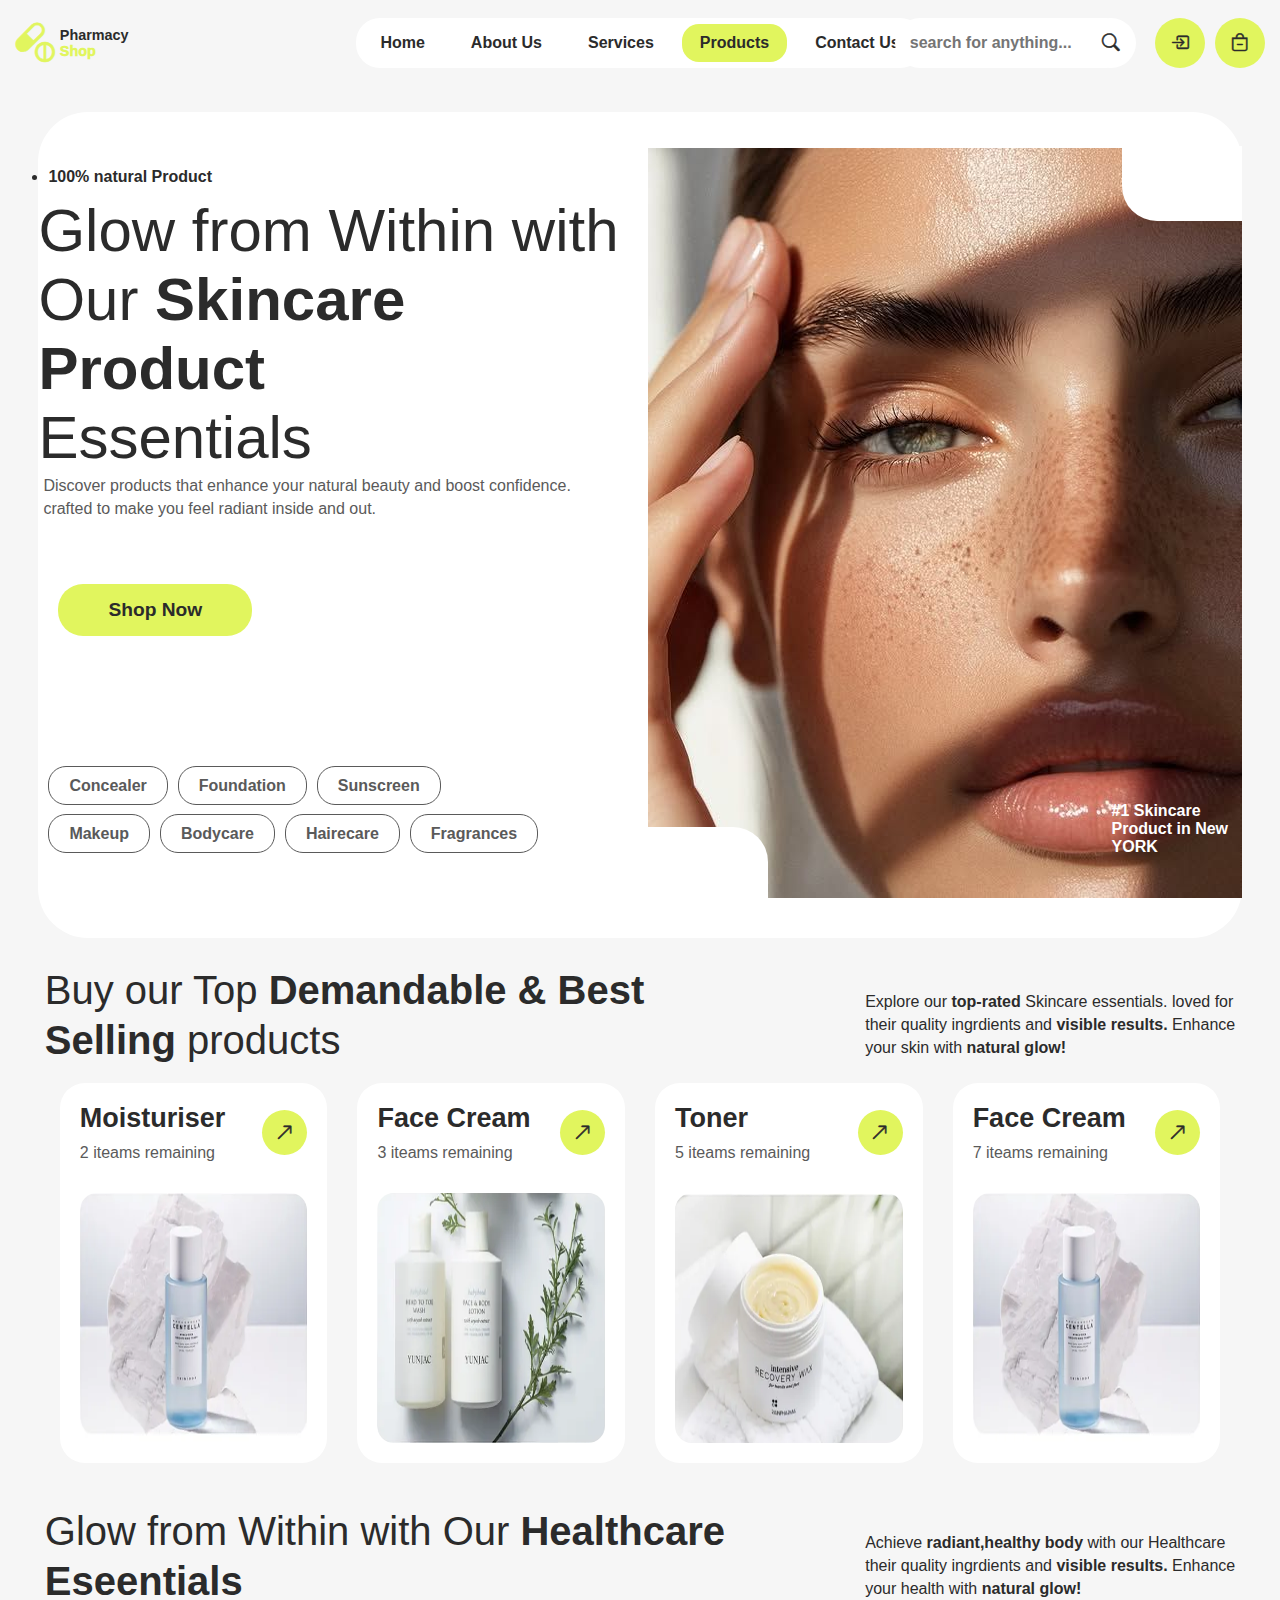
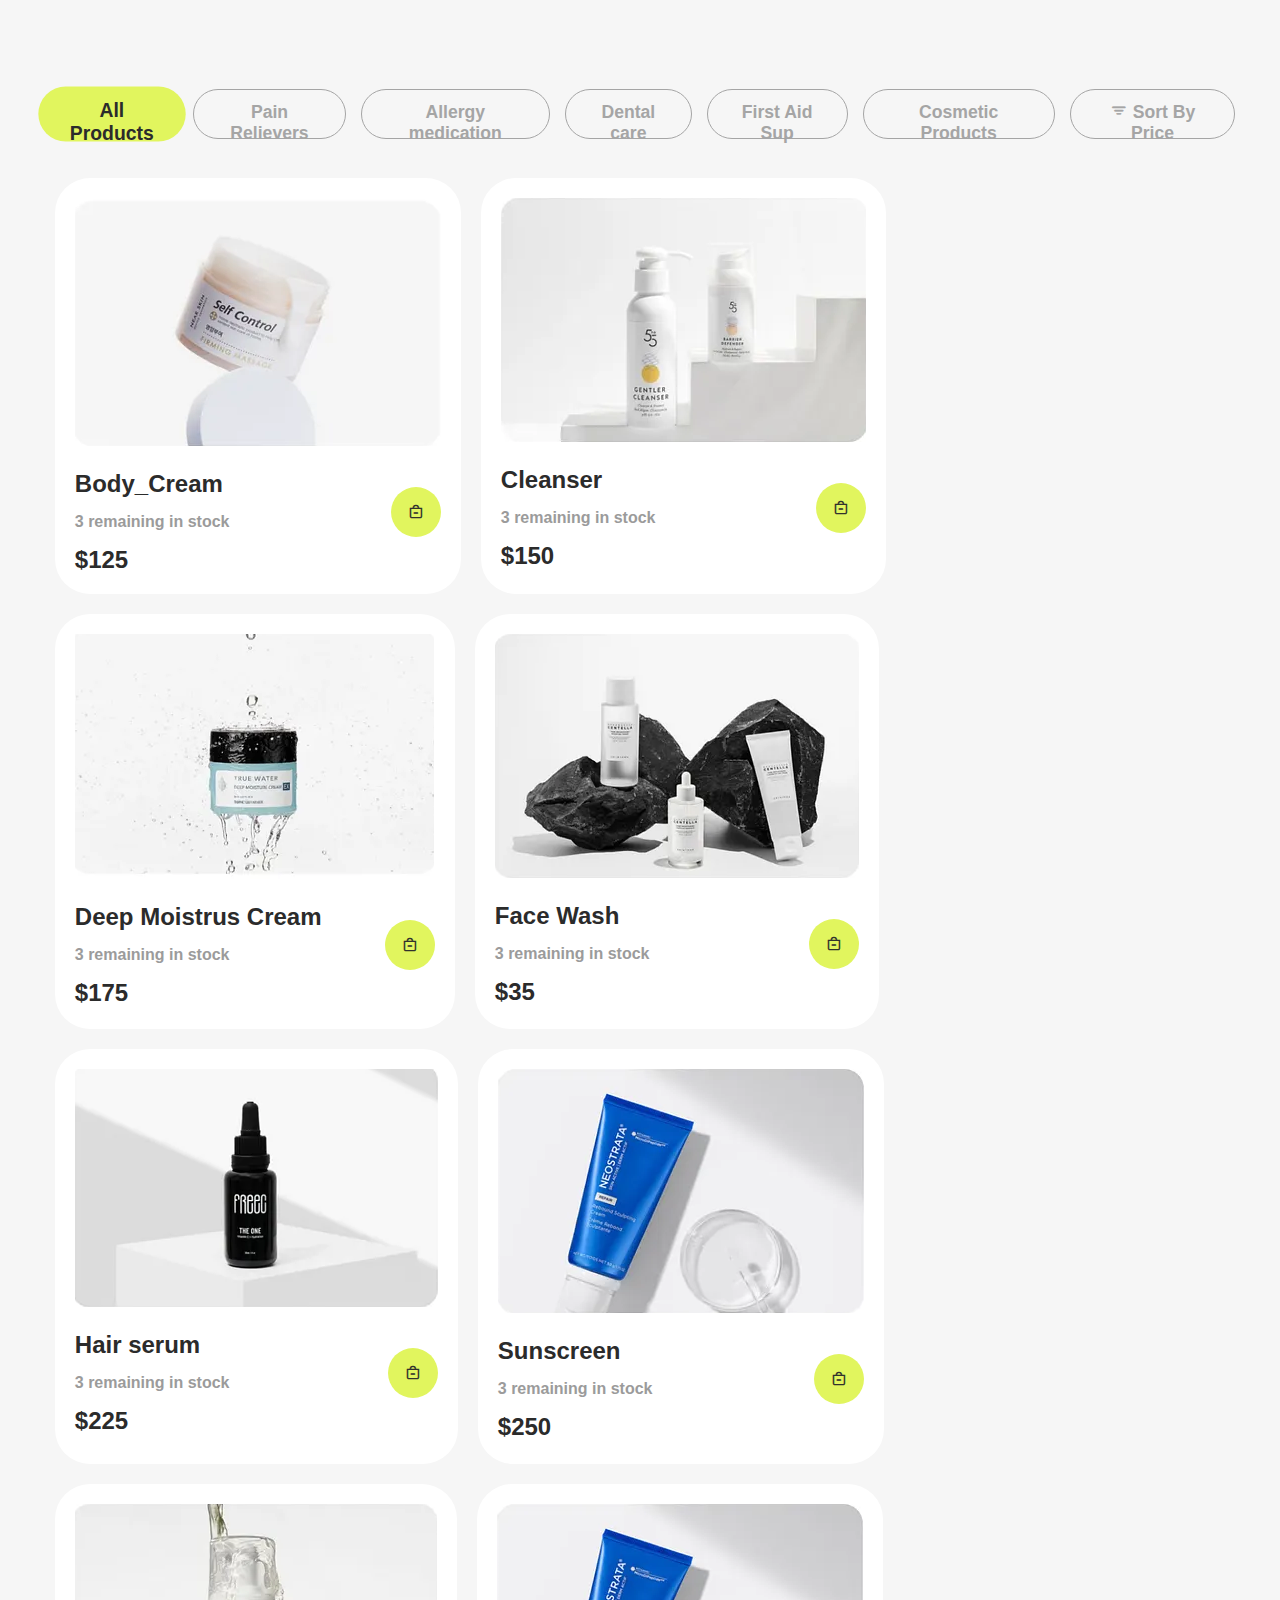
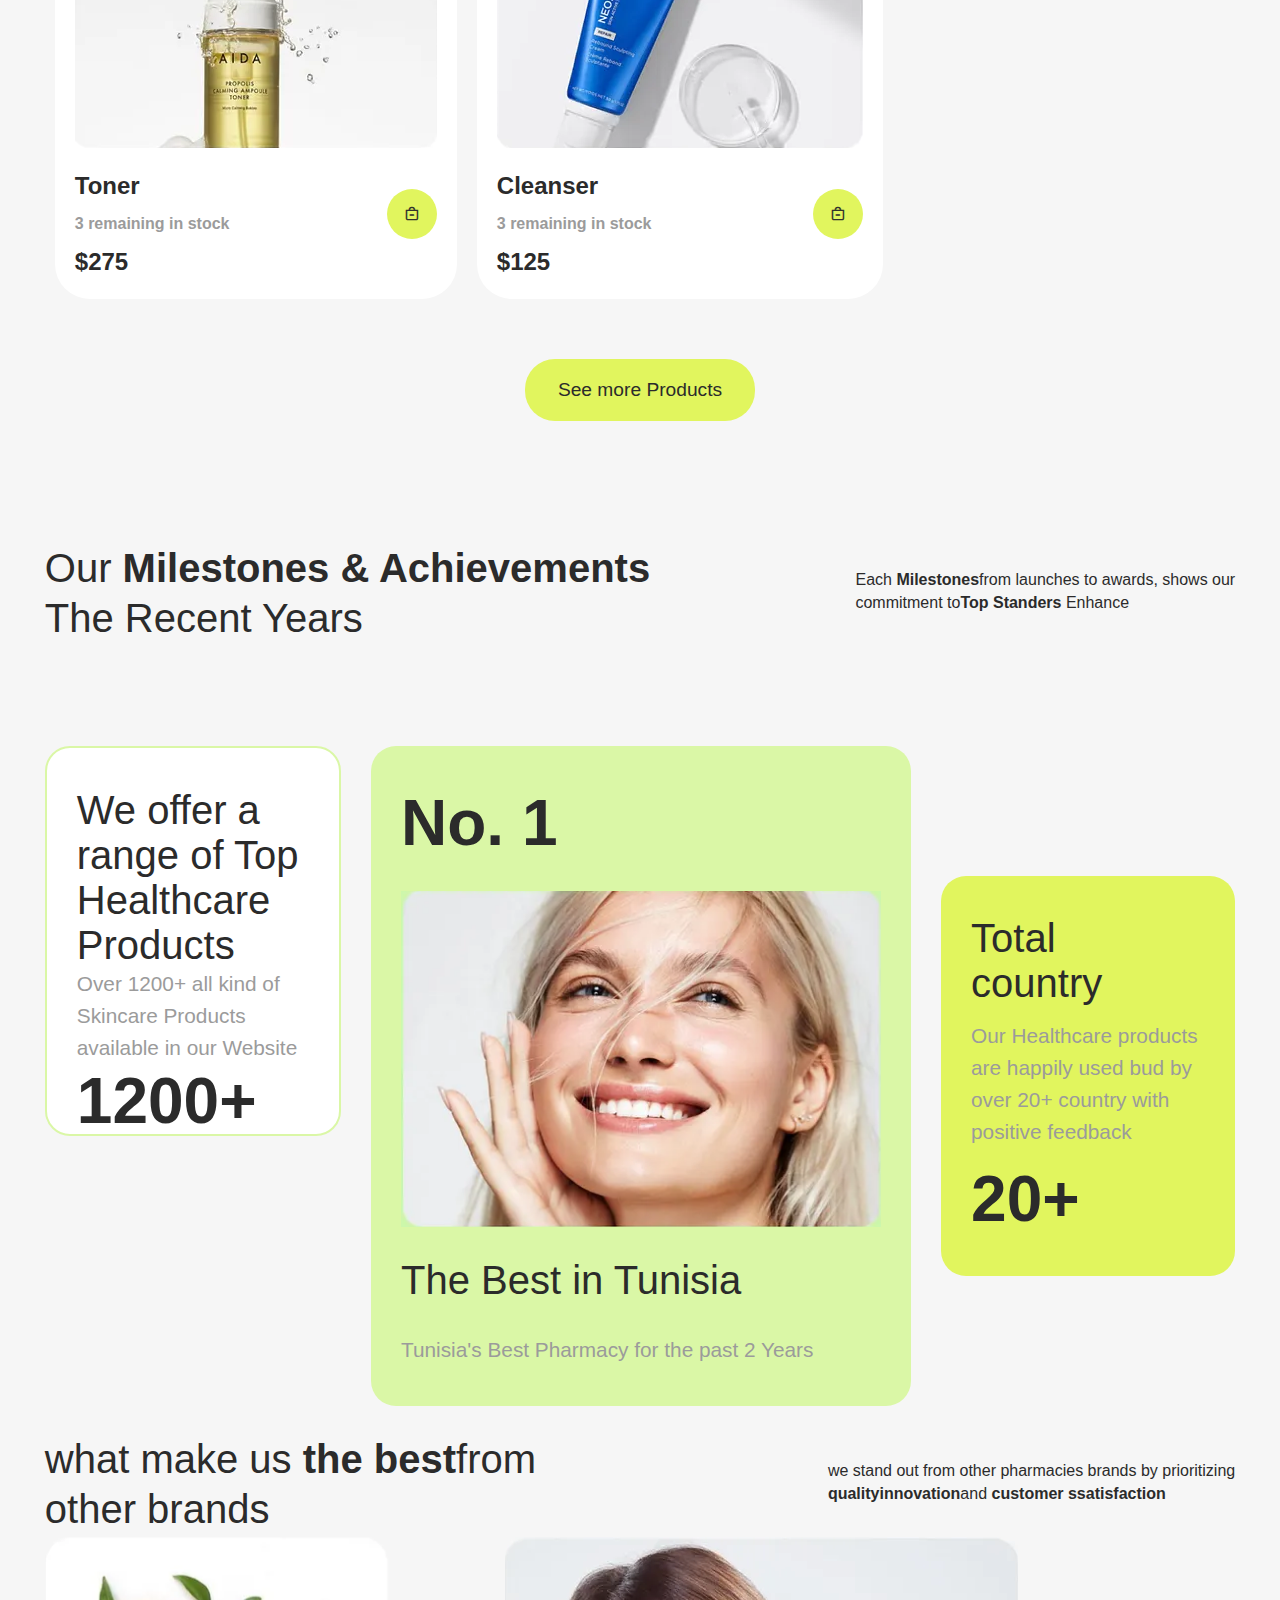
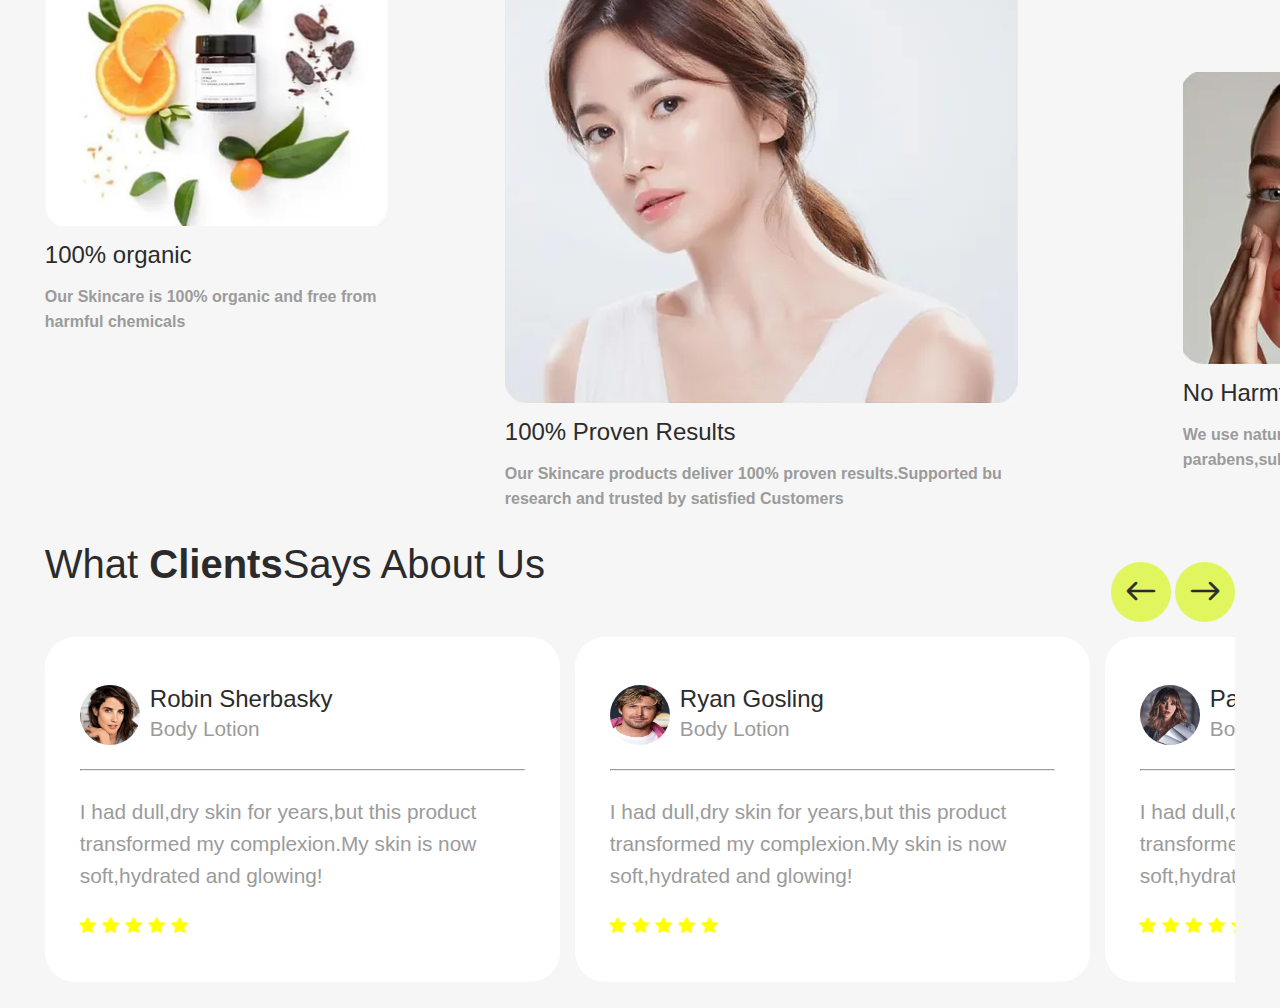
<file: Products/index.html>
<!DOCTYPE html>
<html lang="en">
<head>
  <meta charset="UTF-8">
  <meta name="viewport" content="width=device-width, initial-scale=1.0">
  <title>Products</title>
  <link rel="stylesheet" href="./index.css">
  <link rel="stylesheet" href="https://cdn.jsdelivr.net/npm/bootstrap-icons@1.11.3/font/bootstrap-icons.min.css">

</head>
<body>
    <header>
      <nav>
        <div class="logo">
          <i class="bi bi-capsule-pill"></i>
          <div class="description">
            <p>Pharmacy</p>
            <p class="decoration">Shop</p> </div>
        </div>
        <div class="links-wrapper">
          <div class="links">
            <ul>
            <li><a href="../Home/index.html">Home</a></li>
              <li><a href="#">About Us</a></li>
              <li><a href="#">Services</a></li>
              <li class="actual"><a href="../Products/index.html">Products</a></li>
              <li><a href="../Contact_us/form_recrutement.html">Contact Us</a></li>
            </ul>
          </div>
        </div>
        <div class="search">
          <div class="search-cotainner search-bar">
            <form>
              <input type="text" placeholder="search for anything...">
              <button type="submit" class="submit"><i class="bi bi-search"></i></button>
            </form>
              <button class="login icon"><a href="../login/login.html"><i class="bi bi-box-arrow-in-right"></i></a></button>
              <button class="login icon"><a href="#"><i class="bi bi-bag-dash"></i></a></button>
          </div>
        </div>

      </nav>
    </header>
    <main>

      <section class="pub">      

        <div class="no-margin">        
          <ul class="deco"><li>100% natural Product</li></ul>
          <h1>Glow from Within with</h1>
          <h1>Our <span>Skincare Product</span></h1>
          <h1>Essentials</h1>
          <p>Discover products that enhance your natural beauty and boost confidence.</p>
          <p>crafted to make you feel radiant inside and out.</p>
          <a href="#"><button>Shop Now</button></a>
          <ul>
            <li><a href="#">Concealer</a></li>
            <li><a href="#">Foundation</a></li>
            <li><a href="#">Sunscreen</a></li>
          </ul>
          <ul>
            <li><a href="#">Makeup</a></li>
            <li><a href="#">Bodycare</a></li>
            <li><a href="#">Hairecare</a></li>
            <li class="actual"><a href="#">Fragrances</a></li>
          </ul>
        </div>
        <div class="right">         
          <div class="right-corner"></div>
          <img src="products/Skin-care-2.jpg" alt="Skincare">
          <div class="left-corner"></div>
          <p>#1 Skincare Product in New YORK</p>
        </div>
      </section>
      <section class="top-selling">
        <div class="title">
          <div class="title-left">
             <p>Buy our Top <span>Demandable & Best</span></p>
             <p><span>Selling</span> products</p>
          </div>
          <div class="title-right">
            <p>Explore our <span>top-rated</span> Skincare essentials. loved for</p>
            <p>their quality ingrdients and <span>visible results.</span> Enhance</p>
            <p>your skin with <span>natural glow!</span></p>
          </div>
        </div>
        <div class="line-of-products"></div>
      </section>
      <section class="category">
        <div class="title">
          <div class="title-left">
             <p>Glow from Within with Our <span>Healthcare</span></p>
             <p><span>Eseentials</span></p>
  </div>
          <div class="title-right">
            <p>Achieve <span>radiant,healthy body</span> with our Healthcare</p>
            <p>their quality ingrdients and <span>visible results.</span> Enhance</p>
            <p>your health with <span>natural glow!</span></p>
          </div>
        </div>
        <ul class="categories">
          <li><button class="active" id="all-products">All Products</button></li>
          <li><button id="pain-relievers">Pain Relievers</button></li>
          <li><button id="allergy-medication">Allergy medication</button></li>
          <li><button id="dental-care">Dental care</button></li>
          <li><button id="first-aid-sup">First Aid Sup</button></li>
          <li><button id="cosmetic-products">Cosmetic Products</button></li>
          <li><button><i class="bi bi-filter"></i>Sort By Price</button></li>
        </ul>
        <div class="products_containner"></div>
        <button class="more">See more Products</button>
      </section>
      <section class="Milestones">
        <div class="title">
          <div class="title-left">
             <p>Our <span>Milestones & Achievements</span></p>
             <p>The Recent Years</p>
          </div>
          <div class="title-right">
            <p>Each <span>Milestones</span>from launches to awards, shows our</p>
            <p>commitment to<span>Top Standers</span> Enhance</p>
          </div>
        </div>
        <div class="flex-containner">
          <div class="item-1 item">
            <h3>We offer a range of Top Healthcare Products</h3>
            <p>Over 1200+ all kind of Skincare Products available in our Website</p>
            <h1>1200+</h1>

          </div>
          <div class="item-2 item">
           <h1>No. 1</h1> 
           <img src="products/smile.png" alt="smile">
            <h3>The Best in Tunisia</h3>
            <p>Tunisia's Best Pharmacy for the past 2 Years</p>
          </div>
          <div class="item-3 item">
            <h3>Total <br>country</h3>
            <p>Our Healthcare products are happily used bud by over 20+ country with positive feedback</p>
            <h1>20+</h1>
          </div>
        </div>
      </section>
      <section class="special">
        <div class="title">
          <div class="title-left">
             <p>what make us <span>the best</span>from</p>
             <p>other brands</p>
          </div>
          <div class="title-right">
            <p>we stand out from other pharmacies brands by prioritizing</p>
            <p><span>quality</span><span>innovation</span>and <span>customer ssatisfaction</span></p>
          </div>
        </div>
       <div class="flex-containner-1">
          <div class="item1 item0">
            <img src="best/organic.png" alt="organic">
            <h2>100% organic</h2>
            <p>Our Skincare is 100% organic and free from harmful chemicals</p>
          </div>
          <div class="item2 item0">
            <img src="best/result.png" alt="Results">
            <h2>100% Proven Results</h2>
            <p>Our Skincare products deliver 100% proven results.Supported bu research and trusted by satisfied Customers</p>
          </div>
          <div class="item3 item0">
            <img src="best/harmful.png" alt="Harmful">
            <h2>No Harmful Chemicals</h2>
            <p>We use natural ingedients, free from parabens,sulfates,and additives</p>
          </div>
          <div class="item4 item0">
            <img src="best/chemical.png" alt="chemical">
            <h2>Clinically Tested </h2>
            <p>Our products are clinically tested for safety</p>

          </div>
        </div>
      </section>
<section class="client">
        <div class="title">
          <div class="title-left">
             <p>What <span>Clients</span>Says About Us</p>
          </div>
          <div class="title-right">
            <button id="scrollLeft"><i class="bi bi-arrow-left"></i></button>
            <button id="scrollRight"><i class="bi bi-arrow-right"></i></button>
          </div>
        </div>
        <div class="flex-containner-i"></div>
      </section>    
    </main>
  <script src="index.js"></script>
</body>
</html>
</file>
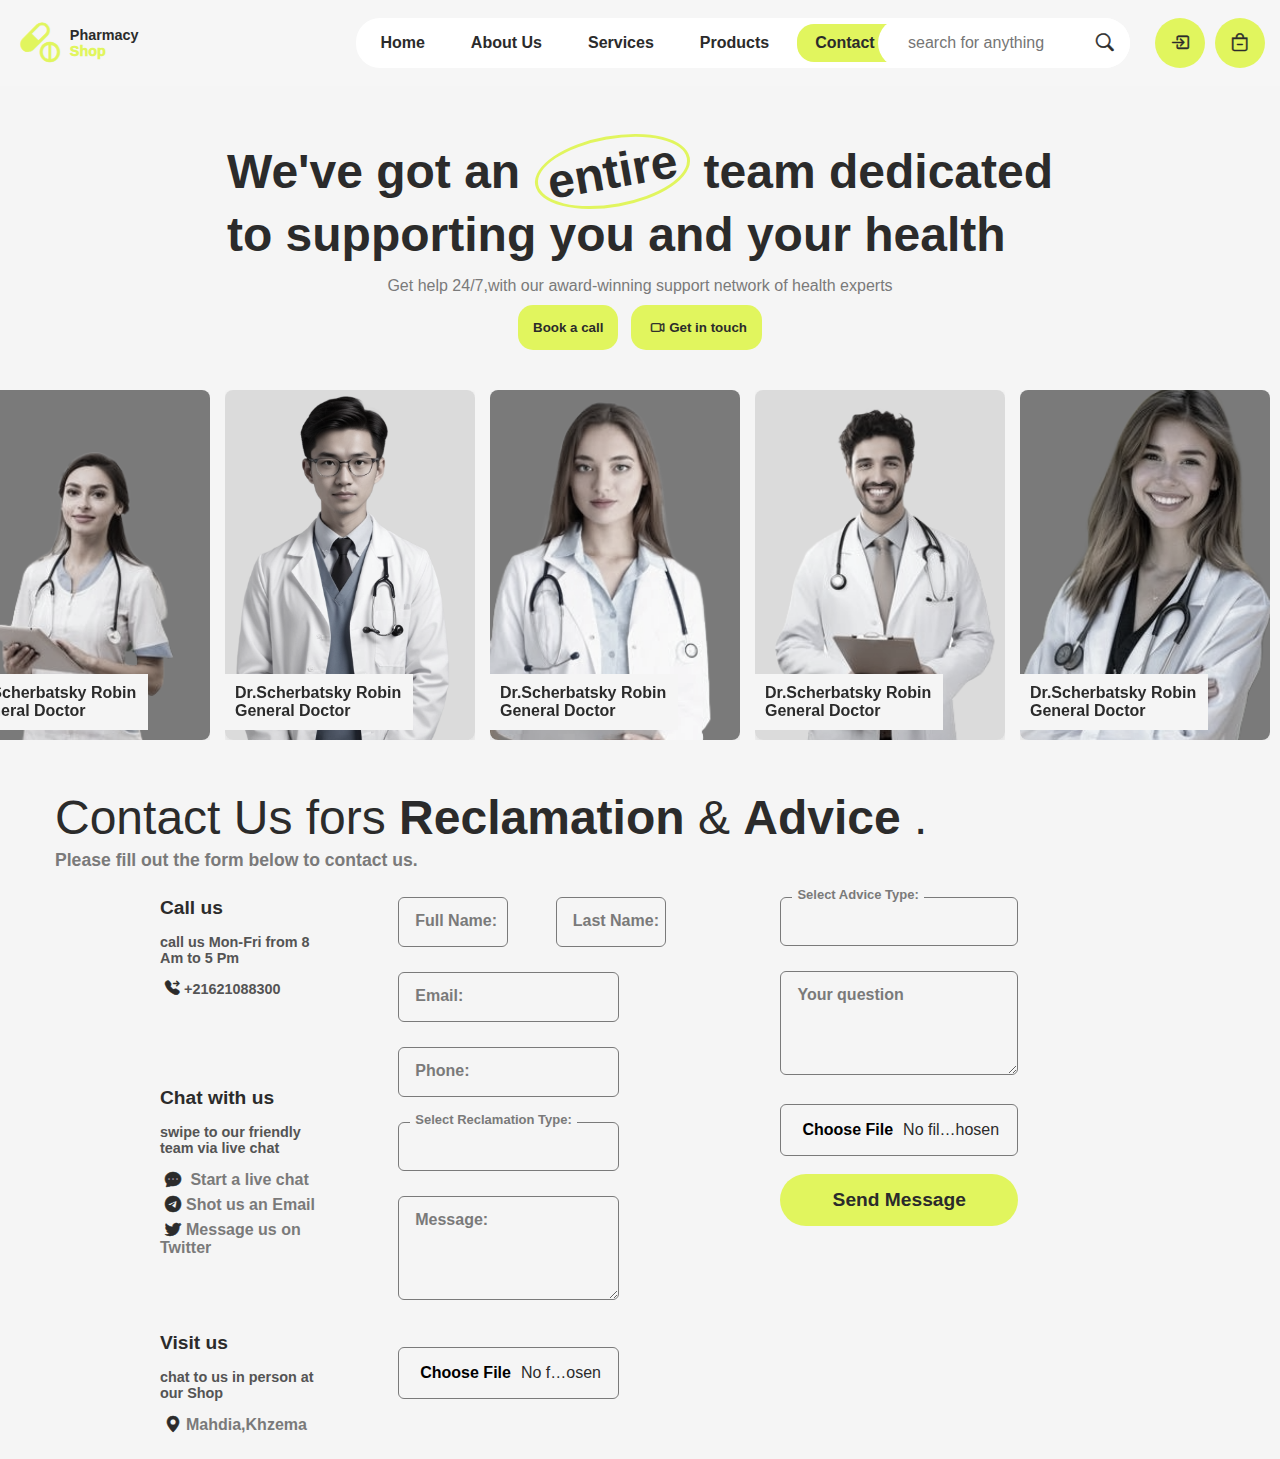
<file: Contact_us/form_recrutement.html>
<!DOCTYPE html>
<html lang="en">
<head>
    <meta charset="UTF-8">
    <meta name="viewport" content="width=device-width, initial-scale=1.0">
    <link rel="stylesheet" href="style.css">
<link rel="stylesheet" href="https://cdn.jsdelivr.net/npm/bootstrap-icons@1.11.3/font/bootstrap-icons.min.css">
    <title>Contact-us</title>
</head>
<body>
    <header>
      <nav>
        <div class="logo">
          <i class="bi bi-capsule-pill"></i>
          <div class="description">
            <p>Pharmacy</p>
            <p class="decoration">Shop</p> </div>
        </div>
        <div class="links-wrapper">
          <div class="links">
            <ul>
           <li><a href="../Home/index.html">Home</a></li>
              <li><a href="#">About Us</a></li>
              <li><a href="#">Services</a></li>
              <li><a href="../Products/index.html">Products</a></li>
              <li class="actual"><a href="../Contact_us/form_recrutement.html">Contact Us</a></li>
            </ul>
          </div>
        </div>
        <div class="search">
          <div class="search-cotainner search-bar">
            <form>
              <input type="text" placeholder="search for anything...">
              <button type="submit" class="submit"><i class="bi bi-search"></i></button>
            </form>
              <button class="login icon"><a href="../login/login.html"><i class="bi bi-box-arrow-in-right"></i></a></button>
              <button class="login icon"><a href="#"><i class="bi bi-bag-dash"></i></a></button>
          </div>
        </div>

      </nav>
    </header>    <section class="title">
      <h1> We've got an <span class="oval">entire</span> team dedicated <br>to supporting you and your health</h1>
      <p>Get help 24/7,with our award-winning support network of health experts</p> 
      <ul> 
        <li><button>Book a call </button> </li> 
      <li><button class="pink"><i class="bi bi-camera-video"></i>Get in touch</button></li>
      </ul>
    </section>
    <section class="team">
           <div class="gallery-container">
        <div class="gallery-track">
            <div class="gallery-item">
                <img src="Doctors/doc1 (1).png" alt="Nature 1">
    <div class="image-caption">
        <p>Dr.Scherbatsky Robin</p>
        <p>General Doctor</p>
    </div>
            </div>
            <div class="gallery-item">
                <img src="Doctors/doc6 (1).png" alt="Nature 2">
<div class="image-caption">
        <p>Dr.Scherbatsky Robin</p>
        <p>General Doctor</p>
    </div>
     
            </div>
            <div class="gallery-item">
                <img src="Doctors/doc2 (1).png" alt="Nature 3">
            <div class="image-caption">
        <p>Dr.Scherbatsky Robin</p>
        <p>General Doctor</p>
    </div>
     
            </div>
            <div class="gallery-item">
                <img src="Doctors/doc7 (1).png" alt="Nature 4">
<div class="image-caption">
        <p>Dr.Scherbatsky Robin</p>
        <p>General Doctor</p>
    </div>
     
            </div>
            <div class="gallery-item">
                <img src="Doctors/doc3 (1).png" alt="Nature 5">
            <div class="image-caption">
        <p>Dr.Scherbatsky Robin</p>
        <p>General Doctor</p>
    </div>
     
            </div>
            <div class="gallery-item">
                <img src="Doctors/doc13.png" alt="Nature 6">
<div class="image-caption">
        <p>Dr.Scherbatsky Robin</p>
        <p>General Doctor</p>
    </div>
     
            </div>
          <div class="gallery-item">
                <img src="Doctors/doc5.png" alt="Nature 6">
<div class="image-caption">
        <p>Dr.Scherbatsky Robin</p>
        <p>General Doctor</p>
    </div>
     
            </div>
          <div class="gallery-item">
                <img src="Doctors/doc10.png" alt="Nature 6">
<div class="image-caption">
        <p>Dr.Scherbatsky Robin</p>
        <p>General Doctor</p>
    </div>
     
            </div> 
          <div class="gallery-item">
                <img src="Doctors/doc14.png" alt="Nature 6">
<div class="image-caption">
        <p>Dr.Scherbatsky Robin</p>
        <p>General Doctor</p>
    </div>
     
            </div>
          <div class="gallery-item">
                <img src="Doctors/doc11.png" alt="Nature 6">
<div class="image-caption">
        <p>Dr.Scherbatsky Robin</p>
        <p>General Doctor</p>
    </div>
     
            </div>
        </div>
    </div>
    </section>
    <section class="purpose">
        <h2>Contact Us fors <span> Reclamation </span> & <span>Advice </span>.</h2>
        <p>Please fill out the form below to contact us.</p>
    </section>
    <main class="display">
    <section class="direct">
      <div>
      <h5>Call us</h5>
      <p>call us Mon-Fri from 8 Am to 5 Pm </p>
      <p><i class="bi bi-telephone-forward-fill"></i>+21621088300</p>
      </div>
      <div>
      <h5>Chat with us</h5>
      <p>swipe to our friendly team via live chat</p>
      <ul>
      <li><i class="bi bi-chat-dots-fill"><a href="#"></i> Start a live chat</a></li>
      <li><i class="bi bi-telegram"></i><a href="#">Shot us an Email</a></li>
      <li><i class="bi bi-twitter"></i><a href="#">Message us on Twitter</a></li>
      </ul>
      </div>
      <div>
      <h5>Visit us</h5>
      <p>chat to us in person at our Shop</p>
      <a href="#"><i class="bi bi-geo-alt-fill"></i>Mahdia,Khzema</a>
      </div>
    </section>
    <section id="contact">

        <form action="#" method="POST" enctype="multipart/form-data">
          <div class="name">
           <div class="form-group">
            <input type="text" id="name" name="name" required placeholder=" ">
            <label for="name">Full Name:</label><br>
           </div>
           <div class="form-group">
             <input type="text" id="Last-name" name="Last-name" required placeholder=" ">
             <label for="Last-name">Last Name:</label>
           </div>
          </div>
          <div class="form-group">
            <input type="email" id="email" name="email" required placeholder=" ">
            <label for="email">Email:</label>
          </div>
          <div class="form-group">

            <input type="tel" id="phone" name="phone" required placeholder=" ">
            <label for="phone">Phone:</label>
          </div>
          <div class="form-group">
            <select id="reclamation-type" name="reclamation-type">
                <option value="" disabled selected></option>
                <option value="order-issues">Order Issues – (Delayed, missing, or incorrect order.)</option>
                <option value="product-quality">Product Quality – (Expired, damaged, or ineffective medication.)</option>
                <option value="prescription-issues">Prescription Issues – (Errors in prescription fulfillment.)</option>
                <option value="payment-billing">Payment & Billing – (Incorrect charges or payment failures.)</option>
                <option value="delivery-problems">Delivery Problems – (Issues with home delivery service.)</option>
                <option value="customer-service">Customer Service – (Poor experience in-store or online.)</option>
                <option value="website-issues">Website Issues – (Bugs, errors, or ordering difficulties.)</option>
                <option value="other">Other – (Any other concerns not listed.)</option>
            </select>
            <label for="reclamation-type">Select Reclamation Type:</label>
          </div>
          <div class="form-group">
            <textarea id="reclamation-message" name="reclamation-message" rows="4" placeholder=""></textarea>
            <label for="reclamation-message">Message:</label><br><br>
          </div>
            <input type="file" id="reclamation-attachment" name="reclamation-attachment" accept=".pdf, .jpg">
          </section>
           <section class="advisce">

          <div class="form-group">
            <select id="advice-type" name="advice-type">
               <option value=""></option>
                <option value="medication-guidance">Medication Guidance – (How to use a specific product.)</option>
                <option value="side-effects">Side Effects & Interactions – (Possible reactions or drug interactions.)</option>
                <option value="health-wellness">Health & Wellness – (Nutrition, supplements, and fitness advice.)</option>
                <option value="product-recommendations">Product Recommendations – (Best products for a specific need.)</option>
                <option value="first-aid">First Aid & Emergency Care – (Guidance for injuries or symptoms.)</option>
                <option value="baby-elderly-care">Baby & Elderly Care – (Health concerns for different age groups.)</option>
                <option value="other">Other – (Any other medical inquiries.)</option>
            </select>
            <label for="advice-type">Select Advice Type:</label>
           </div>
        <div class="form-group">
            <textarea id="advice-message" name="advice-message" rows="4" placeholder=" "></textarea>
            <label for="advice-message">Your question</label>
        </div>
            <input type="file" id="advice-attachment" name="advice-attachment" accept=".pdf, .jpg"><br><br>

            <button type="submit">Send Message</button>
          
      </form>
    </section>
    </main>
    <script src="index.js">
    </script>
</body>
</html>
</file>
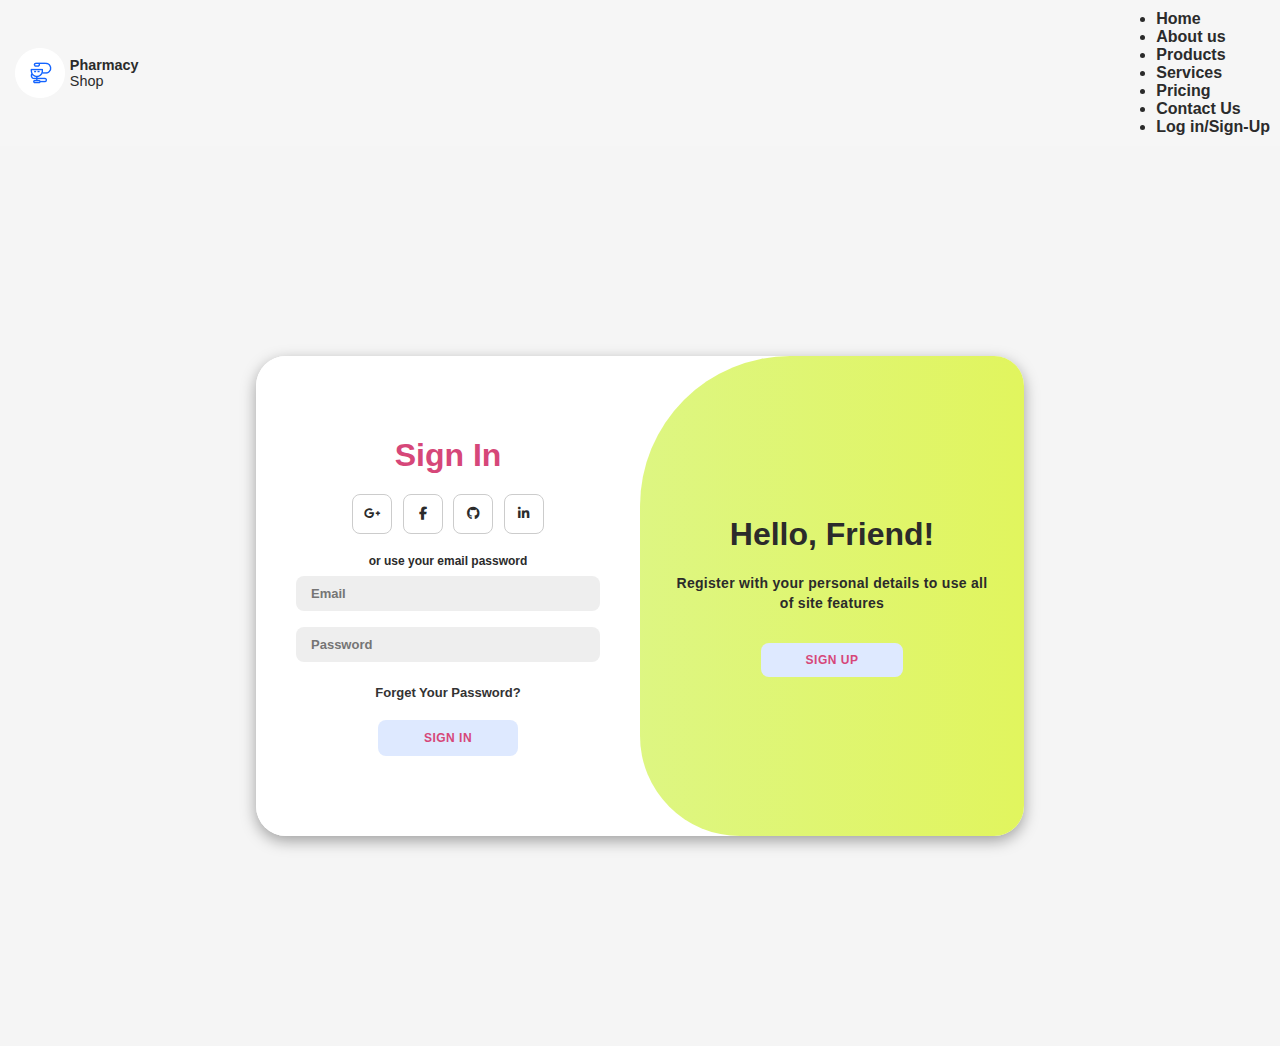
<file: login/login.html>
<!DOCTYPE html>
<html lang="en">

<head>
    <meta charset="UTF-8">
    <meta name="viewport" content="width=device-width, initial-scale=1.0">
    <link rel="stylesheet" href="https://cdnjs.cloudflare.com/ajax/libs/font-awesome/6.4.2/css/all.min.css">
    <link rel="stylesheet" href="login.css">
    <title>Modern Login Page | AsmrProg</title>
</head>

<body>
    <header>
      <nav>
        <div class="logo">
          <img src="logo.png" alt="pharmacy_logo.png">
          <div class="description">
            <p>Pharmacy</p>
            <p class="simple">Shop</p>
         </div>

        </div>
        <ul>
           <li><a href="../Home/index.html">Home</a></li>
          <li><a href="#">About us</a></li>
          <li><a href="#">Products</a></li>
          <li><a href="#">Services</a></li>
          <li><a href="#">Pricing</a></li>
          <li><a href="#">Contact Us</a></li>
          <li class="log-in"><a href="login.html">Log in/Sign-Up</a></li>
        </ul>
      </nav>
    </header>
    <div class="body">
    <div class="container" id="container">
        <div class="form-container sign-up">
            <form>
                <h1>Create Account</h1>
                <div class="social-icons">
                    <a href="#" class="icon"><i class="fa-brands fa-google-plus-g"></i></a>
                    <a href="#" class="icon"><i class="fa-brands fa-facebook-f"></i></a>
                    <a href="#" class="icon"><i class="fa-brands fa-github"></i></a>
                    <a href="#" class="icon"><i class="fa-brands fa-linkedin-in"></i></a>
                </div>
                <span>or use your email for registeration</span>
                <input type="text" placeholder="Name">
                <input type="email" placeholder="Email">
                <input type="password" placeholder="Password">
                <button>Sign Up</button>
            </form>
        </div>
        <div class="form-container sign-in">
            <form>
                <h1>Sign In</h1>
                <div class="social-icons">
                    <a href="#" class="icon"><i class="fa-brands fa-google-plus-g"></i></a>
                    <a href="#" class="icon"><i class="fa-brands fa-facebook-f"></i></a>
                    <a href="#" class="icon"><i class="fa-brands fa-github"></i></a>
                    <a href="#" class="icon"><i class="fa-brands fa-linkedin-in"></i></a>
                </div>
                <span>or use your email password</span>
                <input type="email" placeholder="Email">
                <input type="password" placeholder="Password">
                <a href="#">Forget Your Password?</a>
                <button>Sign In</button>
            </form>
        </div>
        <div class="toggle-container">
            <div class="toggle">
                <div class="toggle-panel toggle-left">
                    <h1>Welcome Back!</h1>
                    <p>Enter your personal details to use all of site features</p>
                    <button class="hidden" id="login">Sign In</button>
                </div>
                <div class="toggle-panel toggle-right">
                    <h1>Hello, Friend!</h1>
                    <p>Register with your personal details to use all of site features</p>
<button class="hidden" id="register">Sign Up</button>
                </div>
            </div>
        </div>
    </div>

    <script src="login.js"></script>
  </div>
</body>

</html>
</file>
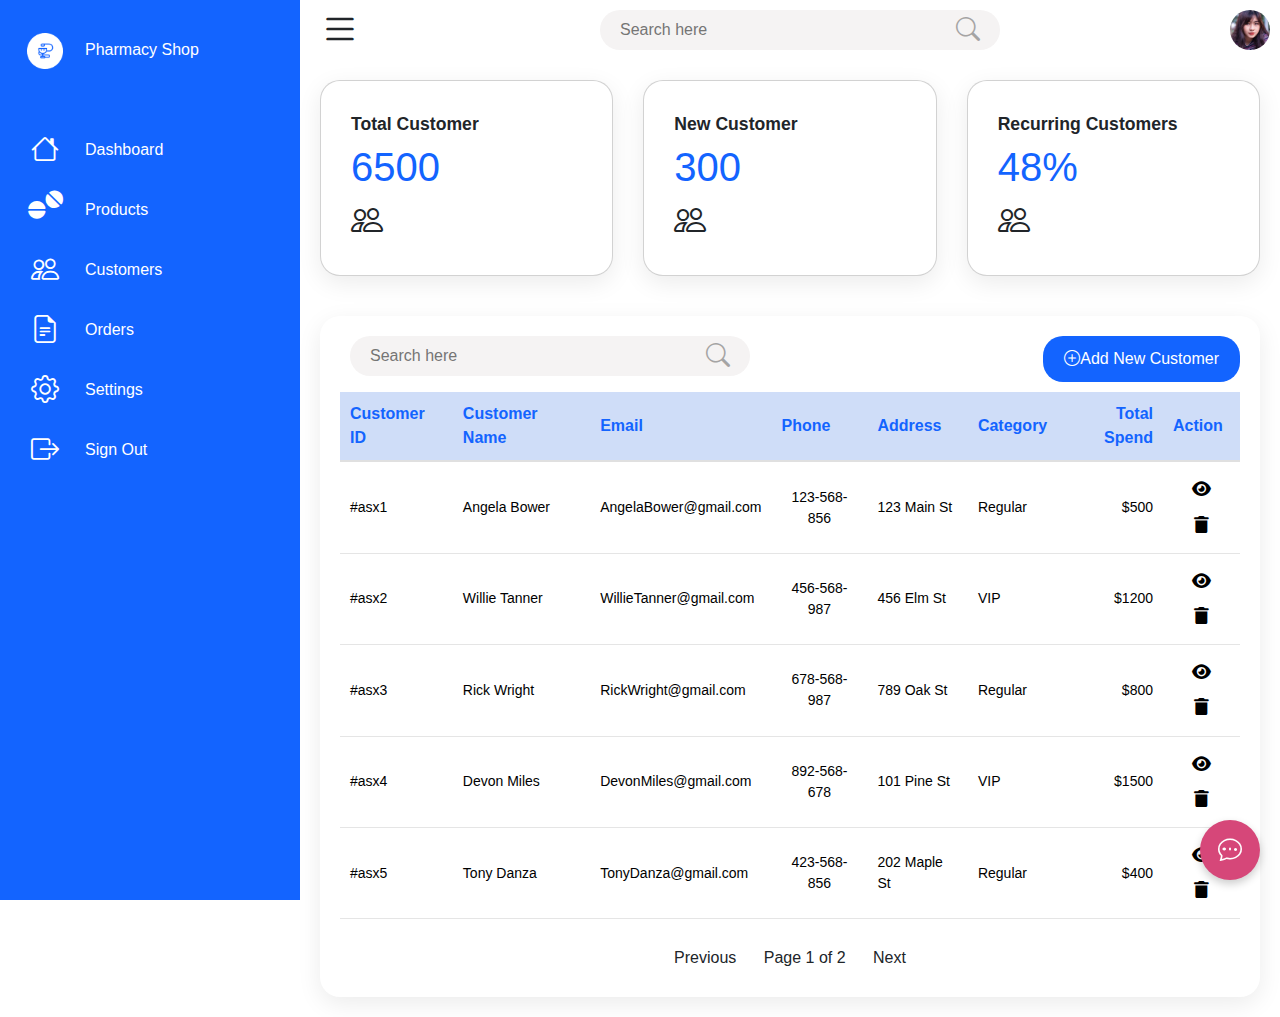
<file: Admin/Customers/Customers.html>
<!DOCTYPE html>
<html lang="en">
<head>
  <meta charset="UTF-8">
  <meta name="viewport" content="width=device-width, initial-scale=1.0">
  <title>Admin Dashboard</title>
  <link rel="stylesheet" href="Customers.css">
  <link rel="stylesheet" href="https://cdn.jsdelivr.net/npm/bootstrap@5.0.2/dist/css/bootstrap.min.css" />
  <link rel="stylesheet" href="https://cdn.jsdelivr.net/npm/bootstrap-icons@1.5.0/font/bootstrap-icons.css" />
  <link rel="stylesheet" href="https://cdnjs.cloudflare.com/ajax/libs/font-awesome/6.5.1/css/all.min.css">
</head>
<body>
    <div class="container">
        <div class="navigation">
            <ul>
                <li>
                    <a href="#">
                        <span class="icon"><img src="../admin_images/logo.png" alt="" width="36"></span>
                        <span class="title">Pharmacy Shop</span>
                    </a>
                </li>
                <li>
                    <a href="../admin.html">
                        <span class="icon"><i class="bi bi-house"></i></span>
                        <span class="title">Dashboard</span>
                    </a>
                </li>
                <li>
                    <a href="../Products/Products.html">
                        <span class="icon"><i class="fa-solid fa-tablets"></i></span>
                        <span class="title">Products</span>
                    </a>
                </li>
                <li>
                    <a href="#">
                        <span class="icon"><i class="bi bi-people"></i></span>
                        <span class="title">Customers</span>
                    </a>
                </li>
                <li>
                    <a href="../order/order.html">
                        <span class="icon"><i class="bi bi-file-earmark-text"></i></span>
                        <span class="title">Orders</span>
                    </a>
                </li>
                
                <li>
                    <a href="../Settings/Settings.html">
                        <span class="icon"><i class="bi bi-gear"></i></span>
                        <span class="title">Settings</span>
                    </a>
                </li>
                <li>
                    <a href="#">
                        <span class="icon"><i class="bi bi-box-arrow-right"></i></span>
                        <span class="title">Sign Out</span>
                    </a>
                </li>
            </ul>
        </div>
        <div class="main">
            <div class="topbar">
                    <div class="toggle">
                        <i class="bi bi-list"></i>
                    </div>
                <div class="search">
                    <label for="">
                        <input type="text" placeholder="Search here">
                        <i class="bi bi-search"></i>
                    </label>
                </div>
                <div class="user">
                    <img src="../admin_images/images/user.jpg" alt="">
                </div>
            </div>
            <div class="cardbox">
                <div class="card">
                    <div>
                        <div class="cardname">Total Customer</div>
                        <div class="numbers">6500</div> 
                    </div>
                    <div class="iconbox">
                        <i class="bi bi-people"></i>
                    </div>
                </div>
                <div class="card">
                    <div>
                        <div class="cardname">New Customer</div>
                        <div class="numbers">300</div>
                    </div>
                    <div class="iconbox">
                        <i class="bi bi-people"></i>
                    </div>
                </div>
                <div class="card">
                    <div>
                        <div class="cardname">Recurring Customers</div>
                        <div class="numbers">48%</div>
                    </div>
                    <div class="iconbox">
                        <i class="bi bi-people"></i>
                    </div>
                </div>
            </div>
            <div class="details">
                <div class="recentorders">
                    <div class="cardheader">
                        <div class="search">
                            <label for="">
                                <input type="text" id="searchCustomer" placeholder="Search here">
                                <i class="bi bi-search"></i>
                            </label>
                        </div>
                        <a href="#" class="btn" id="openFormBtn"><span><i class="bi bi-plus-circle"></i></span>Add New Customer</a>
                    </div>
                    <table id="CustomersTable">
                        <thead class="entete-tableau">
                            <tr>
                                <td>Customer ID</td>
                                <td>Customer Name</td>
                                <td>Email</td>
                                <td>Phone</td>
                                <td>Address</td>
                                <td>Category</td>
                                <td>Total Spend</td>
                                <td>Action</td>
                            </tr>
                        </thead>
                        <tbody>
                            <tr>
                                <td>#asx1</td>
                                <td>Angela Bower</td>
                                <td>AngelaBower@gmail.com</td>
                                <td>123-568-856</td>
                                <td>123 Main St</td>
                                <td>Regular</td>
                                <td>$500</td>
                                <td><button class="see"><i class="fa-solid fa-eye"></i></button> <button class="delete"><i class="fa-solid fa-trash"></i></button></td>
                            </tr>
                            <tr>
                                <td>#asx2</td>
                                <td>Willie Tanner</td>
                                <td>WillieTanner@gmail.com</td>
                                <td>456-568-987</td>
                                <td>456 Elm St</td>
                                <td>VIP</td>
                                <td>$1200</td>
                                <td><button class="see"><i class="fa-solid fa-eye"></i></button> <button class="delete"><i class="fa-solid fa-trash"></i></button></td>
                            </tr>
                            <tr>
                                <td>#asx3</td>
                                <td>Rick Wright</td>
                                <td>RickWright@gmail.com</td>
                                <td>678-568-987</td>
                                <td>789 Oak St</td>
                                <td>Regular</td>
                                <td>$800</td>
                                <td><button class="see"><i class="fa-solid fa-eye"></i></button> <button class="delete"><i class="fa-solid fa-trash"></i></button></td>
                            </tr>
                            <tr>
                                <td>#asx4</td>
                                <td>Devon Miles</td>
                                <td>DevonMiles@gmail.com</td>
                                <td>892-568-678</td>
                                <td>101 Pine St</td>
                                <td>VIP</td>
                                <td>$1500</td>
                                <td><button class="see"><i class="fa-solid fa-eye"></i></button> <button class="delete"><i class="fa-solid fa-trash"></i></button></td>
                            </tr>
                            <tr>
                                <td>#asx5</td>
                                <td>Tony Danza</td>
                                <td>TonyDanza@gmail.com</td>
                                <td>423-568-856</td>
                                <td>202 Maple St</td>
                                <td>Regular</td>
                                <td>$400</td>
                                <td><button class="see"><i class="fa-solid fa-eye"></i></button> <button class="delete"><i class="fa-solid fa-trash"></i></button></td>
                            </tr>
                            <tr>
                                <td>#asx6</td>
                                <td>Bonnie Bars</td>
                                <td>BonnieBars@gmail.com</td>
                                <td>321-568-856</td>
                                <td>303 Cedar St</td>
                                <td>VIP</td>
                                <td>$2000</td>
                                <td><button class="see"><i class="fa-solid fa-eye"></i></button> <button class="delete"><i class="fa-solid fa-trash"></i></button></td>
                            </tr>
                            <tr>
                                <td>#asx7</td>
                                <td>Thomas Magn</td>
                                <td>ThomasMagn@gmail.com</td>
                                <td>123-745-856</td>
                                <td>404 Birch St</td>
                                <td>Regular</td>
                                <td>$600</td>
                                <td><button class="see"><i class="fa-solid fa-eye"></i></button> <button class="delete"><i class="fa-solid fa-trash"></i></button></td>
                            </tr>
                            <tr>
                                <td>#asx8</td>
                                <td>Hann Smith</td>
                                <td>HannSMith@gmail.com</td>
                                <td>123-568-641</td>
                                <td>505 Walnut St</td>
                                <td>VIP</td>
                                <td>$1800</td>
                                <td><button class="see"><i class="fa-solid fa-eye"></i></button> <button class="delete"><i class="fa-solid fa-trash"></i></button></td>
                            </tr>
                        </tbody>
                    </table> 
                    <div id="paginationControls" style="margin-top: 20px; text-align: center;">
                        <button id="prevPage" class="btn" style="margin-right: 10px;">Previous</button>
                        <span id="pageInfo"></span>
                        <button id="nextPage" class="btn" style="margin-left: 10px;">Next</button>
                    </div>
                </div>
            </div>
            <div id="addmedicine" class="modal">
                <div class="modal-content">
                    <span class="close" id="closebtn">&times;</span>
                    <h2>Ajouter un client</h2>
                    <form id="customerForm">
                        <div class="form-group">
                            <label for="customerName">Nom du client :</label>
                            <input type="text" id="customerName" name="customerName" class="form-control" required>
                        </div>
                        <div class="form-group">
                            <label for="customerEmail">Email :</label>
                            <input type="email" id="customerEmail" name="customerEmail" class="form-control" required>
                        </div>
                        <div class="form-group">
                            <label for="customerPhone">Téléphone :</label>
                            <input type="tel" id="customerPhone" name="customerPhone" class="form-control" required>
                        </div>
                        <div class="form-group">
                            <label for="customerAddress">Adresse :</label>
                            <input type="text" id="customerAddress" name="customerAddress" class="form-control" required>
                        </div>
                        <div class="form-group">
                            <label for="customerCategory">Catégorie :</label>
                            <select id="customerCategory" name="customerCategory" class="form-control" required>
                                <option value="">Sélectionner une catégorie</option>
                                <option value="regular">Régulier</option>
                                <option value="vip">VIP</option>
                            </select>
                        </div>
                        <button type="submit" class="btn btn-primary">Ajouter</button>
                    </form>
                </div>
            </div>
        </div>
    </div>
    <div class="floating-icon" id="floatingIcon">
        <i class="bi bi-chat-dots"></i>
    </div>
    <script src="Customers.js"></script>
</body>
</html>
</file>
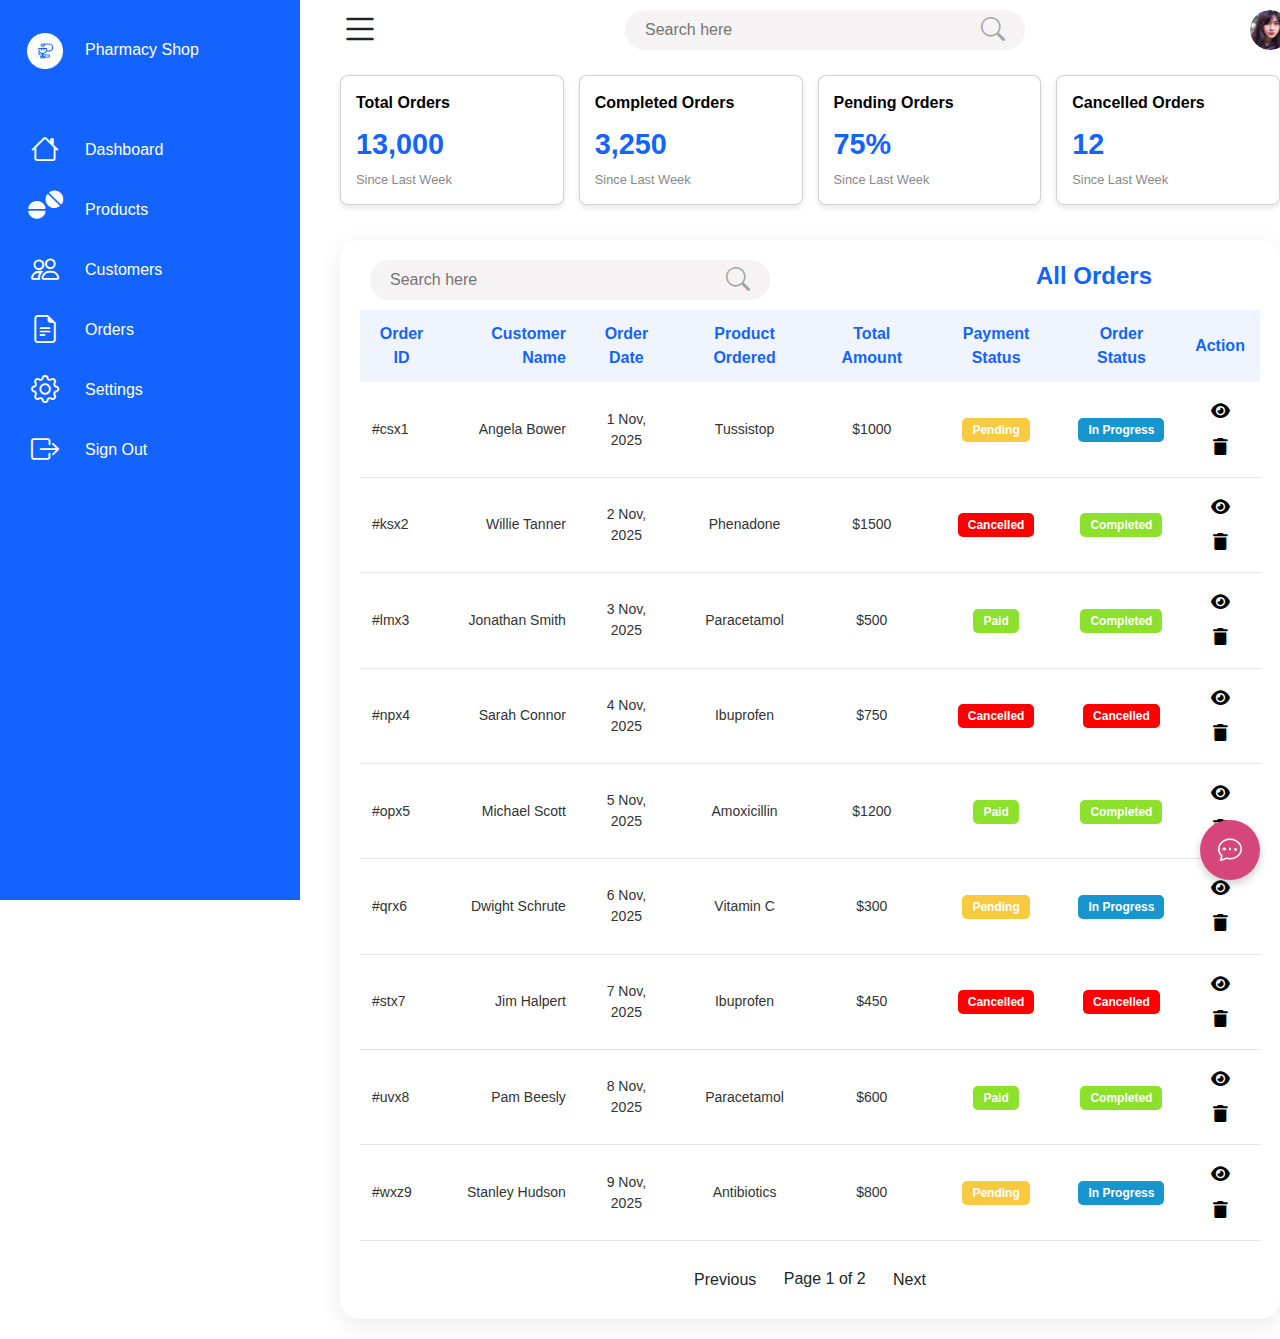
<file: Admin/order/order.html>
<!DOCTYPE html>
<html lang="en">
<head>
  <meta charset="UTF-8">
  <meta name="viewport" content="width=device-width, initial-scale=1.0">
  <title>Admin Dashboard</title>
  <link rel="stylesheet" href="order.css">
  <link rel="stylesheet" href="https://cdn.jsdelivr.net/npm/bootstrap@5.0.2/dist/css/bootstrap.min.css" />
  <link rel="stylesheet" href="https://cdn.jsdelivr.net/npm/bootstrap-icons@1.5.0/font/bootstrap-icons.css" />
  <link rel="stylesheet" href="https://cdnjs.cloudflare.com/ajax/libs/font-awesome/6.5.1/css/all.min.css">
</head>
<body>
    <div class="container">
        <div class="navigation">
            <ul>
                <li>
                    <a href="#">
                        <span class="icon"><img src="../admin_images/logo.png" alt="" width="36"></span>
                        <span class="title">Pharmacy Shop</span>
                    </a>
                </li>
                <li>
                    <a href="../admin.html">
                        <span class="icon"><i class="bi bi-house"></i></span>
                        <span class="title">Dashboard</span>
                    </a>
                </li>
                <li>
                    <a href="../Products/Products.html">
                        <span class="icon"><i class="fa-solid fa-tablets"></i></span>
                        <span class="title">Products</span>
                    </a>
                </li>
                <li>
                    <a href="../Customers/Customers.html">
                        <span class="icon"><i class="bi bi-people"></i></span>
                        <span class="title">Customers</span>
                    </a>
                </li>
                <li>
                    <a href="../order/order.html">
                        <span class="icon"><i class="bi bi-file-earmark-text"></i></span>
                        <span class="title">Orders</span>
                    </a>
                </li>
                <li>
                    <a href="../Settings/Settings.html">
                        <span class="icon"><i class="bi bi-gear"></i></span>
                        <span class="title">Settings</span>
                    </a>
                </li>
                <li>
                    <a href="#">
                        <span class="icon"><i class="bi bi-box-arrow-right"></i></span>
                        <span class="title">Sign Out</span>
                    </a>
                </li>
            </ul>
        </div>
        <!--main-->
        <div class="main">
            <div class="topbar">
                    <div class="toggle">
                        <i class="bi bi-list"></i>
                    </div>
                    
                
                <!--search-->
                <div class="search">
                    <label for="">
                        <input type="text" placeholder="Search here">
                        <i class="bi bi-search"></i>
                    </label>
                </div>
                <!--usersimg-->
                <div class="user">
                    <img src="../admin_images/images/user.jpg" alt="">
                </div>
            </div>
            <!--cards-->
            <div class="cardbox">
                <div class="card">
                    <div class="cardname">Total Orders</div>
                    <div class="numbers">13,000</div>
                    <span>Since Last Week</span>
                </div>
                <div class="card">
                    <div class="cardname">Completed Orders</div>
                    <div class="numbers">3,250</div>
                    <span>Since Last Week</span>
                </div>
                <div class="card">
                    <div class="cardname">Pending Orders</div>
                    <div class="numbers">75%</div>
                    <span>Since Last Week</span>
                </div>
                <div class="card">
                    <div class="cardname">Cancelled Orders</div>
                    <div class="numbers">12</div>
                    <span>Since Last Week</span>
                </div>
            </div>
           
            <div class="details">
                 <!--order details list-->
                <div class="recentorders">
                    <div class="cardheader">
                        <div class="search">
                            <label for="">
                                <input type="text" id="searchOrder" placeholder="Search here">
                                <i class="bi bi-search"></i>
                            </label>
                        </div>
                        <h2>All Orders</h2>
                    </div>
                    <table id="orderTable">
                        <thead>
                            <tr>
                                <td>Order ID</td>
                                <td>Customer Name</td>
                                <td>Order Date</td>
                                <td>Product Ordered</td>
                                <td>Total Amount</td>
                                <td>Payment Status</td>
                                <td>Order Status</td>
                                <td>Action</td>
                            </tr>
                        </thead>
                        <tbody>
                            <tr>
                                <td>#csx1</td>
                                <td>Angela Bower</td>
                                <td>1 Nov, 2025</td>
                                <td>Tussistop</td>
                                <td>$1000</td>
                                <td><span class="status pending">Pending</span></td>
                                <td><span class="status inprogress">In Progress</span></td>
                                <td><button class="see"><i class="fa-solid fa-eye"></i></button> <button class="delete"><i class="fa-solid fa-trash"></i></button></td>
                            </tr>
                            <tr>
                                <td>#ksx2</td>
                                <td>Willie Tanner</td>
                                <td>2 Nov, 2025</td>
                                <td>Phenadone</td>
                                <td>$1500</td>
                                <td><span class="status cancelled">Cancelled</span></td>
                                <td><span class="status completed">Completed</span></td>
                                <td><button class="see"><i class="fa-solid fa-eye"></i></button> <button class="delete"><i class="fa-solid fa-trash"></i></button></td>
                            </tr>
                            <tr>
                                <td>#lmx3</td>
                                <td>Jonathan Smith</td>
                                <td>3 Nov, 2025</td>
                                <td>Paracetamol</td>
                                <td>$500</td>
                                <td><span class="status paid">Paid</span></td>
                                <td><span class="status completed">Completed</span></td>
                                <td><button class="see"><i class="fa-solid fa-eye"></i></button> <button class="delete"><i class="fa-solid fa-trash"></i></button></td>
                            </tr>
                            <tr>
                                <td>#npx4</td>
                                <td>Sarah Connor</td>
                                <td>4 Nov, 2025</td>
                                <td>Ibuprofen</td>
                                <td>$750</td>
                                <td><span class="status cancelled">Cancelled</span></td>
                                <td><span class="status cancelled">Cancelled</span></td>
                                <td><button class="see"><i class="fa-solid fa-eye"></i></button> <button class="delete"><i class="fa-solid fa-trash"></i></button></td>
                            </tr>
                            <tr>
                                <td>#opx5</td>
                                <td>Michael Scott</td>
                                <td>5 Nov, 2025</td>
                                <td>Amoxicillin</td>
                                <td>$1200</td>
                                <td><span class="status paid">Paid</span></td>
                                <td><span class="status completed">Completed</span></td>
                                <td><button class="see"><i class="fa-solid fa-eye"></i></button> <button class="delete"><i class="fa-solid fa-trash"></i></button></td>
                            </tr>
                            <tr>
                                <td>#qrx6</td>
                                <td>Dwight Schrute</td>
                                <td>6 Nov, 2025</td>
                                <td>Vitamin C</td>
                                <td>$300</td>
                                <td><span class="status pending">Pending</span></td>
                                <td><span class="status inprogress">In Progress</span></td>
                                <td><button class="see"><i class="fa-solid fa-eye"></i></button> <button class="delete"><i class="fa-solid fa-trash"></i></button></td>
                            </tr>
                            <tr>
                                <td>#stx7</td>
                                <td>Jim Halpert</td>
                                <td>7 Nov, 2025</td>
                                <td>Ibuprofen</td>
                                <td>$450</td>
                                <td><span class="status cancelled">Cancelled</span></td>
                                <td><span class="status cancelled">Cancelled</span></td>
                                <td><button class="see"><i class="fa-solid fa-eye"></i></button> <button class="delete"><i class="fa-solid fa-trash"></i></button></td>
                            </tr>
                            <tr>
                                <td>#uvx8</td>
                                <td>Pam Beesly</td>
                                <td>8 Nov, 2025</td>
                                <td>Paracetamol</td>
                                <td>$600</td>
                                <td><span class="status paid">Paid</span></td>
                                <td><span class="status completed">Completed</span></td>
                                <td><button class="see"><i class="fa-solid fa-eye"></i></button> <button class="delete"><i class="fa-solid fa-trash"></i></button></td>
                            </tr>
                            <tr>
                                <td>#wxz9</td>
                                <td>Stanley Hudson</td>
                                <td>9 Nov, 2025</td>
                                <td>Antibiotics</td>
                                <td>$800</td>
                                <td><span class="status pending">Pending</span></td>
                                <td><span class="status inprogress">In Progress</span></td>
                                <td><button class="see"><i class="fa-solid fa-eye"></i></button> <button class="delete"><i class="fa-solid fa-trash"></i></button></td>
                            </tr>
                            <tr>
                                <td>#yzx10</td>
                                <td>Kevin Malone</td>
                                <td>10 Nov, 2025</td>
                                <td>Vitamin D</td>
                                <td>$400</td>
                                <td><span class="status cancelled">Cancelled</span></td>
                                <td><span class="status cancelled">Cancelled</span></td>
                                <td><button class="see"><i class="fa-solid fa-eye"></i></button> <button class="delete"><i class="fa-solid fa-trash"></i></button></td>
                            </tr>
                        </tbody>
                    </table>  
                    <div id="paginationControls" style="margin-top: 20px; text-align: center;">
                        <button id="prevPage" class="btn" style="margin-right: 10px;">Previous</button>
                        <span id="pageInfo"></span>
                        <button id="nextPage" class="btn" style="margin-left: 10px;">Next</button>
                    </div>
                </div>
            </div>
        </div>
    </div>
    <div class="floating-icon" id="floatingIcon">
        <i class="bi bi-chat-dots"></i>
    </div>
    <script src="order.js"></script>
</body>
</html>
</file>
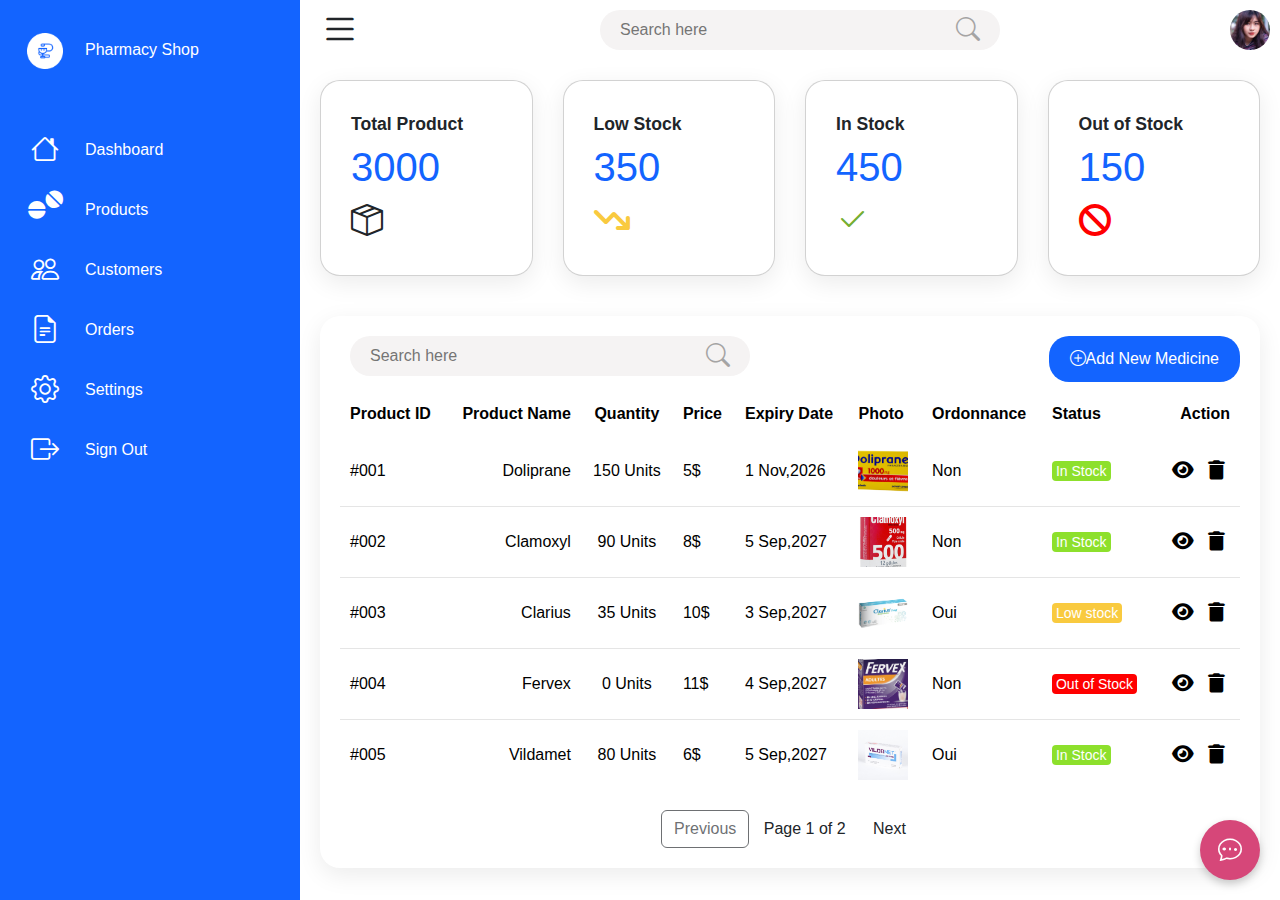
<file: Admin/Products/Products.html>
<!DOCTYPE html>
<html lang="en">
<head>
  <meta charset="UTF-8">
  <meta name="viewport" content="width=device-width, initial-scale=1.0">
  <title>Admin Dashboard</title>
  <link rel="stylesheet" href="Products.css">
  <link rel="stylesheet" href="https://cdn.jsdelivr.net/npm/bootstrap@5.0.2/dist/css/bootstrap.min.css" />
  <link rel="stylesheet" href="https://cdn.jsdelivr.net/npm/bootstrap-icons@1.5.0/font/bootstrap-icons.css" />
  <link rel="stylesheet" href="https://cdnjs.cloudflare.com/ajax/libs/font-awesome/6.5.1/css/all.min.css">
</head>
<body>
    <div class="container">
        <div class="navigation">
            <ul>
                <li>
                    <a href="#">
                        <span class="icon"><img src="../admin_images/logo.png" alt="" width="36"></span>
                        <span class="title">Pharmacy Shop</span>
                    </a>
                </li>
                <li>
                    <a href="../admin.html">
                        <span class="icon"><i class="bi bi-house"></i></span>
                        <span class="title">Dashboard</span>
                    </a>
                </li>
                <li>
                    <a href="#">
                        <span class="icon"><i class="fa-solid fa-tablets"></i></span>
                        <span class="title">Products</span>
                    </a>
                </li>
                <li>
                    <a href="../Customers/Customers.html">
                        <span class="icon"><i class="bi bi-people"></i></span>
                        <span class="title">Customers</span>
                    </a>
                </li>
                <li>
                    <a href="../order/order.html">
                        <span class="icon"><i class="bi bi-file-earmark-text"></i></span>
                        <span class="title">Orders</span>
                    </a>
                </li>
                <li>
                    <a href="../Settings/Settings.html">
                        <span class="icon"><i class="bi bi-gear"></i></span>
                        <span class="title">Settings</span>
                    </a>
                </li>
                <li>
                    <a href="#">
                        <span class="icon"><i class="bi bi-box-arrow-right"></i></span>
                        <span class="title">Sign Out</span>
                    </a>
                </li>
            </ul>
        </div>
        <!--main-->
        <div class="main">
            <div class="topbar">
                    <div class="toggle">
                        <i class="bi bi-list"></i>
                    </div>
                <!--search-->
                <div class="search">
                    <label for="">
                        <input type="text" placeholder="Search here">
                        <i class="bi bi-search"></i>
                    </label>
                </div>
                <!--usersimg-->
                <div class="user">
                    <img src="../admin_images/images/user.jpg" alt="">
                </div>
            </div>
            <!--cards-->
            <div class="cardbox">
                <div class="card">
                    <div>
                        <div class="cardname">Total Product</div>
                        <div class="numbers">3000</div>
                        
                    </div>
                    <div class="iconbox">
                        <i class="bi bi-box-seam"></i>
                    </div>
                </div>
                <div class="card">
                    <div>
                        <div class="cardname">Low Stock</div>
                        <div class="numbers">350</div>
                    </div>
                    <div class="iconbox">
                        <i class="fa-solid fa-arrow-trend-down"></i>
                    </div>
                </div>
                <div class="card">
                    <div>
                        <div class="cardname">In Stock</div>
                        <div class="numbers">450</div>
                    </div>
                    <div class="iconbox">
                        <i class="bi bi-check2"></i>
                    </div>
                </div>
                <div class="card">
                    <div>
                        <div class="cardname">Out of Stock</div>
                        <div class="numbers">150</div>
                    </div>
                    <div class="iconbox">
                        <i class="fa-solid fa-ban"></i>
                    </div>
                </div>
            </div>
            <div class="details">
                 <!--order details list-->
                <div class="recentorders">
                    <div class="cardheader">
                        <div class="search">
                            <label for="">
                                <input type="text" id="searchProduct" placeholder="Search here">
                                <i class="bi bi-search"></i>
                            </label>
                        </div>
                        <a href="#" class="btn" id="openFormBtn"><span><i class="bi bi-plus-circle"></i></span>Add New Medicine</a>
                    </div>
                    <table id="productTable">
                        <thead>
                            <tr>
                                <td>Product ID</td>
                                <td>Product Name</td>
                                <td>Quantity</td>
                                <td>Price</td>
                                <td>Expiry Date</td>
                                <td>Photo</td>
                                <td>Ordonnance</td>
                                <td>Status</td>
                                <td>Action</td>
                            </tr>
                        </thead>
                        <tbody>
                            <tr>
                                <td>#001</td>
                                <td>Doliprane</td>
                                <td>150 Units</td>
                                <td>5$</td>
                                <td>1 Nov,2026</td>
                                <td><img src="../Productimg/doliprane.jpg" alt="Product Photo" style="width: 50px; height: 50px; object-fit: cover;"></td>
                                <td>Non</td>
                                <td><span class="status Instock">In Stock</span></td>
                                <td><button class="see"><i class="fa-solid fa-eye"></i></button> <button class="delete"><i class="fa-solid fa-trash"></i></button></td>
                            </tr>
                            <tr>
                                <td>#002</td>
                                <td>Clamoxyl</td>
                                <td>90 Units</td>
                                <td>8$</td>
                                <td>5 Sep,2027</td>
                                <td><img src="../Productimg/clamoxyl-500-cp.png" alt="Product Photo" style="width: 50px; height: 50px; object-fit: cover;"></td>
                                <td>Non</td>
                                <td><span class="status Instock">In Stock</span></td>
                                <td><button  class="see"><i class="fa-solid fa-eye"></i></button> <button class="delete"><i class="fa-solid fa-trash"></i></button></td>
                            </tr>
                            <tr>
                                <td>#003</td>
                                <td>Clarius</td>
                                <td>35 Units</td>
                                <td>10$</td>
                                <td>3 Sep,2027</td>
                                <td><img src="../Productimg/Clarius.png" alt="Product Photo" style="width: 50px; height: 50px; object-fit: cover;"></td>
                                <td>Oui</td>
                                <td><span class="status lowstock">Low stock</span></td>
                                <td><button class="see"><i class="fa-solid fa-eye"></i></button> <button class="delete"><i class="fa-solid fa-trash"></i></button></td>
                            </tr>
                            <tr>
                                <td>#004</td>
                                <td>Fervex</td>
                                <td>0 Units</td>
                                <td>11$</td>
                                <td>4 Sep,2027</td>
                                <td><img src="../Productimg/fervex.png" alt="Product Photo" style="width: 50px; height: 50px; object-fit: cover;"></td>
                                <td>Non</td>
                                <td><span class="status outstock">Out of Stock</span></td>
                                <td><button class="see"><i class="fa-solid fa-eye"></i></button> <button class="delete"><i class="fa-solid fa-trash"></i></button></td>
                            </tr>
                            <tr>
                                <td>#005</td>
                                <td>Vildamet</td>
                                <td>80 Units</td>
                                <td>6$</td>
                                <td>5 Sep,2027</td>
                                <td><img src="../Productimg/vildamet.jpg" alt="Product Photo" style="width: 50px; height: 50px; object-fit: cover;"></td>
                                <td>Oui</td>
                                <td><span class="status Instock">In Stock</span></td>
                                <td><button class="see"><i class="fa-solid fa-eye"></i></button> <button class="delete"><i class="fa-solid fa-trash"></i></button></td>
                            </tr>
                            <tr>
                                <td>#006</td>
                                <td>Ibucare</td>
                                <td>30 Units</td>
                                <td>5$</td>
                                <td>6 Sep,2027</td>
                                <td><img src="../Productimg/ibucare3.jpg" alt="Product Photo" style="width: 50px; height: 50px; object-fit: cover;"></td>
                                <td>Non</td>
                                <td><span class="status lowstock">Low Stock</span></td>
                                <td><button class="see"><i class="fa-solid fa-eye"></i></button> <button class="delete"><i class="fa-solid fa-trash"></i></button></td>
                            </tr>
                            <tr>
                                <td>#007</td>
                                <td>Esocare</td>
                                <td>70 Units</td>
                                <td>9$</td>
                                <td>7 Sep,2027</td>
                                <td><img src="../Productimg/esocare.jfif" alt="Product Photo" style="width: 50px; height: 50px; object-fit: cover;"></td>
                                <td>Oui</td>
                                <td><span class="status Instock">In Stock</span></td>
                                <td><button class="see"><i class="fa-solid fa-eye"></i></button> <button class="delete"><i class="fa-solid fa-trash"></i></button></td>
                            </tr>
                            <tr>
                                <td>#008</td>
                                <td>Vit C</td>
                                <td>0 Units</td>
                                <td>3$</td>
                                <td>8 Sep,2027</td>
                                <td><img src="../Productimg/Vitc.jfif" alt="Product Photo" style="width: 50px; height: 50px; object-fit: cover;"></td>
                                <td>Non</td>
                                <td><span class="status outstock">Out of Stock</span></td>
                                <td><button class="see"><i class="fa-solid fa-eye"></i></button> <button class="delete"><i class="fa-solid fa-trash"></i></button></td>
                            </tr>
                            <!-- Ajouter d'autres medicaments-->
                        </tbody>
                    </table> 
                    <!--pagination du tableau-->
                    <div id="paginationControls" style="margin-top: 20px; text-align: center;">
                        <button id="prevPage" class="btn" style="margin-right: 10px;">Previous</button>
                        <span id="pageInfo"></span>
                        <button id="nextPage" class="btn" style="margin-left: 10px;">Next</button>
                    </div>
                </div>
            </div>
            <!--form add meddicine-->
            <div id="addmedicine" class="modal">
                <div class="modal-content">
                    <span class="close" id="closebtn">&times;</span>
                    <h2>Ajouter un médicament</h2>
                    <form id="medicineForm">
                        <div class="form-group">
                            <label for="medicinename">Nom du médicament :</label>
                            <input type="text" id="medicinename" name="medicinename" class="form-control" required>
                        </div>
                        <div class="form-group">
                            <label for="category">Catégorie :</label>
                            <select name="category" id="category" class="form-control" required>
                                <option value="">Sélectionner une catégorie</option>
                                <option value="antibiotique">Antiobiotique</option>
                                <option value="analgésique">Analgésique</option>
                                <option value="vitamines">Vitamines</option>
                                <option value="autre">Autre</option>
                            </select>
                        </div>
                        <div class="form-group">
                            <label for="quantity">Quantité :</label>
                            <input type="number" id="quantity" name="quantity" class="form-control" min="1" placeholder="Ex: 100" required>
                        </div>
                        
                        <div class="form-group">
                            <label for="price">Prix (en $) :</label>
                            <input type="number" id="price" name="price" class="form-control" step="0.01" placeholder="Ex: 5.99" required>
                        </div>
                        
                        <div class="form-group">
                            <label for="expiryDate">Date d'expiration :</label>
                            <input type="date" id="expiryDate" name="expiryDate" class="form-control" required>
                        </div>
                        <div class="form-group">
                            <label for="requiresPrescription">Nécessite une ordonnance :</label>
                            <select id="requiresPrescription" name="requiresPrescription" class="form-control" required>
                                <option value="yes">Oui</option>
                                <option value="no">Non</option>
                            </select>
                        </div>
                        <!-- Add a new form group for uploading a product photo -->
                        <div class="form-group">
                            <label for="productPhoto">Photo du produit :</label>
                            <input type="file" id="productPhoto" name="productPhoto" class="form-control" accept="image/*" required>
                        </div>
                        <button type="submit" class="btn btn-primary">Ajouter</button>
                    </form>
                </div>
            </div>
        </div>
    </div>
    <div class="floating-icon" id="floatingIcon">
        <i class="bi bi-chat-dots"></i>
    </div>
    <script src="Products.js"></script>
</body>
</html>
</file>
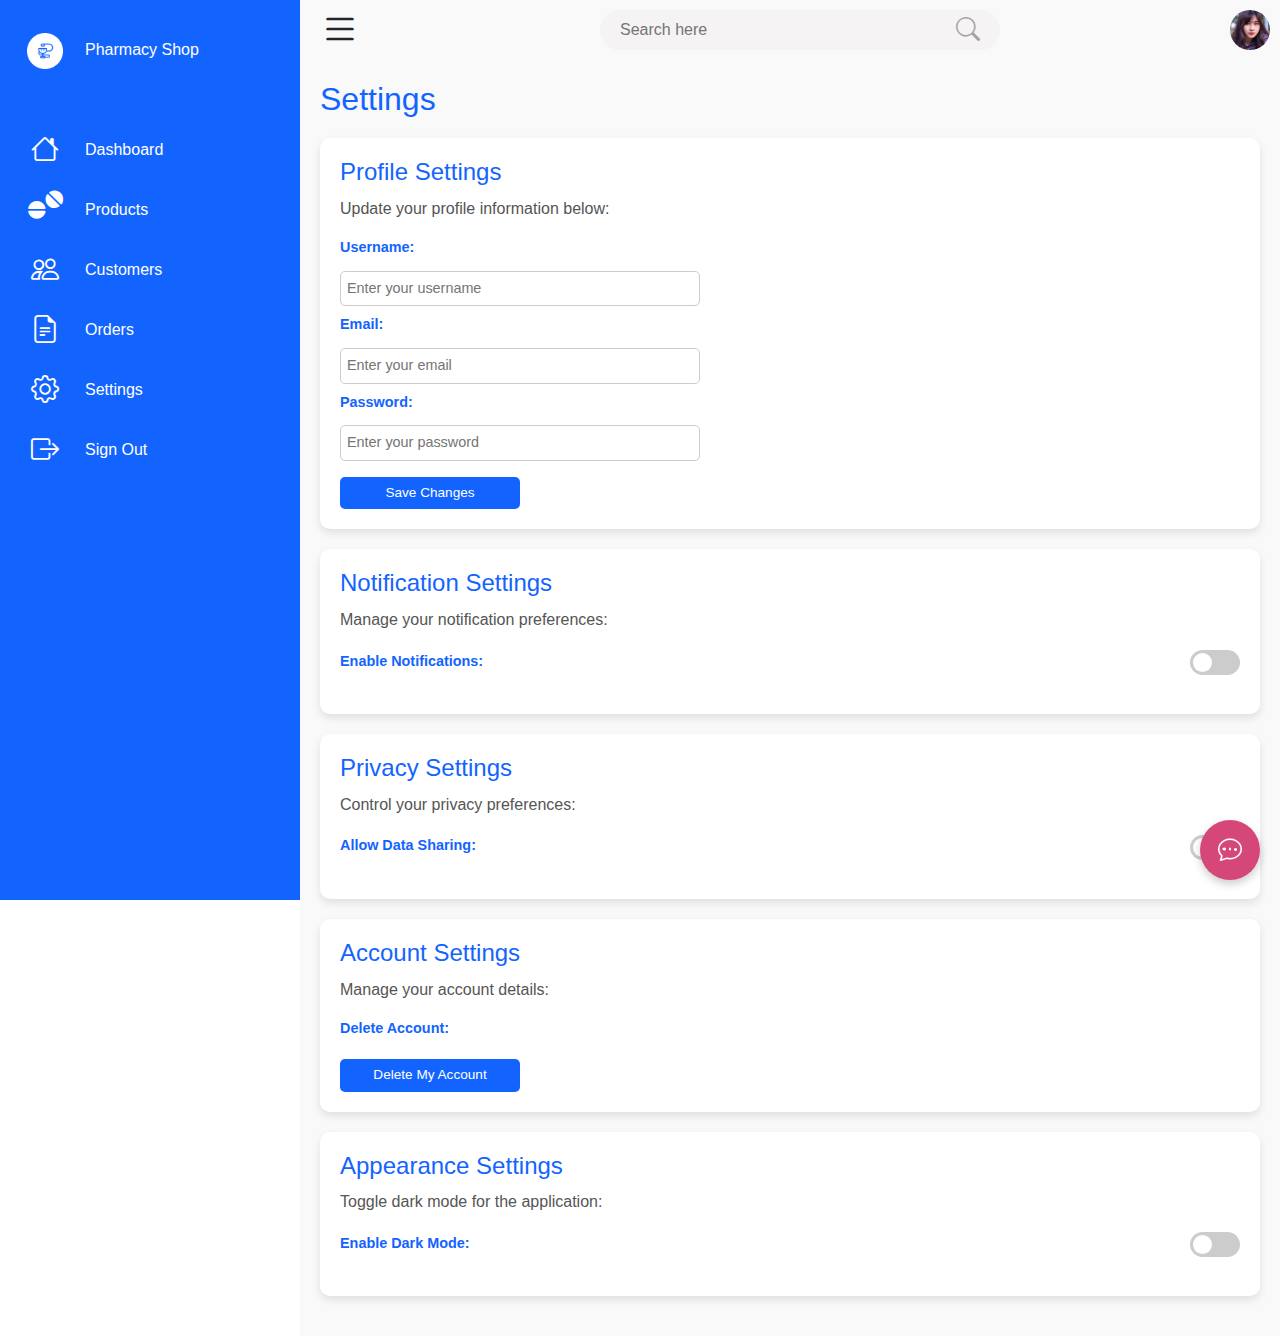
<file: Admin/Settings/Settings.html>
<!DOCTYPE html>
<html lang="en">
<head>
  <meta charset="UTF-8">
  <meta name="viewport" content="width=device-width, initial-scale=1.0">
  <title>Admin Dashboard</title>
  <link rel="stylesheet" href="Settings.css">
  <link rel="stylesheet" href="https://cdn.jsdelivr.net/npm/bootstrap@5.0.2/dist/css/bootstrap.min.css" />
  <link rel="stylesheet" href="https://cdn.jsdelivr.net/npm/bootstrap-icons@1.5.0/font/bootstrap-icons.css" />
  <link rel="stylesheet" href="https://cdnjs.cloudflare.com/ajax/libs/font-awesome/6.5.1/css/all.min.css">
</head>
<body>
    <div class="container">
        <div class="navigation">
            <ul>
                <li>
                    <a href="#">
                        <span class="icon"><img src="../admin_images/logo.png" alt="" width="36"></span>
                        <span class="title">Pharmacy Shop</span>
                    </a>
                </li>
                <li>
                    <a href="../admin.html">
                        <span class="icon"><i class="bi bi-house"></i></span>
                        <span class="title">Dashboard</span>
                    </a>
                </li>
                <li>
                    <a href="../Products/Products.html">
                        <span class="icon"><i class="fa-solid fa-tablets"></i></span>
                        <span class="title">Products</span>
                    </a>
                </li>
                <li>
                    <a href="../Customers/Customers.html">
                        <span class="icon"><i class="bi bi-people"></i></span>
                        <span class="title">Customers</span>
                    </a>
                </li>
                <li>
                    <a href="../order/order.html">
                        <span class="icon"><i class="bi bi-file-earmark-text"></i></span>
                        <span class="title">Orders</span>
                    </a>
                </li>
                <li>
                    <a href="../Settings/Settings.html">
                        <span class="icon"><i class="bi bi-gear"></i></span>
                        <span class="title">Settings</span>
                    </a>
                </li>

                <li>
                    <a href="#">
                        <span class="icon"><i class="bi bi-box-arrow-right"></i></span>
                        <span class="title">Sign Out</span>
                    </a>
                </li>
            </ul>
        </div>
        <!--main-->
        <div class="main">
            <div class="topbar">
                    <div class="toggle">
                        <i class="bi bi-list"></i>
                    </div>
                <!--search-->
                <div class="search">
                    <label for="">
                        <input type="text" placeholder="Search here">
                        <i class="bi bi-search"></i>
                    </label>
                </div>
                <!--usersimg-->
                <div class="user">
                    <img src="../admin_images/images/user.jpg" alt="">
                </div>
            </div>
            
    <div class="floating-icon" id="floatingIcon">
        <i class="bi bi-chat-dots"></i>
    </div>
    <div class="settings-container">
        <h1>Settings</h1>
        <div class="settings-card">
            <h2>Profile Settings</h2>
            <p>Update your profile information below:</p>
            <form class="settings-form">
                <label for="username">Username:</label>
                <input type="text" id="username" name="username" placeholder="Enter your username" required>
                
                <label for="email">Email:</label>
                <input type="email" id="email" name="email" placeholder="Enter your email" required>
                
                <label for="password">Password:</label>
                <input type="password" id="password" name="password" placeholder="Enter your password" required>
                
                <button type="submit" class="btn">Save Changes</button>
            </form>
        </div>
        <div class="settings-card">
            <h2>Notification Settings</h2>
            <p>Manage your notification preferences:</p>
            <form class="settings-form">
                <div class="form-group">
                    <label for="enableNotifications">Enable Notifications:</label>
                    <div class="toggle-container">
                        <label class="switch">
                            <input type="checkbox" id="enableNotifications">
                            <span class="slider round"></span>
                        </label>
                    </div>
                </div>
            </form>
        </div>
        <div class="settings-card">
            <h2>Privacy Settings</h2>
            <p>Control your privacy preferences:</p>
            <form class="settings-form">
                <div class="form-group">
                    <label for="allowDataSharing">Allow Data Sharing:</label>
                    <div class="toggle-container">
                        <label class="switch">
                            <input type="checkbox" id="allowDataSharing">
                            <span class="slider round"></span>
                        </label>
                    </div>
                </div>
            </form>
        </div>
        <div class="settings-card">
            <h2>Account Settings</h2>
            <p>Manage your account details:</p>
            <form class="settings-form">
                <label for="delete-account">Delete Account:</label>
                <button type="button" class="btn btn-danger">Delete My Account</button>
            </form>
        </div>
        <div class="settings-card">
            <h2>Appearance Settings</h2>
            <p>Toggle dark mode for the application:</p>
            <form class="settings-form">
                <div class="form-group">
                    <label for="darkModeToggle">Enable Dark Mode:</label>
                    <div class="toggle-container">
                        <label class="switch">
                            <input type="checkbox" id="darkModeToggle">
                            <span class="slider round"></span>
                        </label>
                    </div>
                </div>
            </form>
        </div>
    </div>
    <script src="../Customers/Customers.js"></script>
</body>
</html>
</file>
<file: Products/index.css>
:root {
  --light-green:#e1f55e;
  --light-grey:#f6f6f6;
  --lighter-green:#daf7a6;
}
.bi {
  -webkit-text-stroke: 0.5px;
}
@import url('https://fonts.googleapis.com/css2?family=Poppins:ital,wght@0,100;0,200;0,400;0,600;0,700;0,900;1,100;1,400;1,600;1,700;1,900&display=swap');
*{
  transition-duration: 0.3s;
  font-family: "Poppins", sans-serif;
  font-weight: 600;
  font-style: normal;
  color: #2b2b2b; 
  margin: 0;
  padding: 0;
  box-sizing: border-box;
}
body{
 background: var(--light-grey);
}
button{
  cursor: pointer;
}
button:hover{
  background: var(--lighter-green);
}
nav{
  position: relative;
  display: flex;
  justify-content: space-between;
  align-items: center;
  background: var(--light-grey);
  box-sizing: content-box;
  padding: 10px;
  padding-left: 15px;
}
nav div img{
  width: 50px;
  height: 50px;
}

.logo{
  color: var(--light-green);
  display: flex;
  gap: 0.3em;
  font-weight: 700;
  align-items: center;
}
.bi-capsule-pill{
  font-size: 2.5rem;
  color: var(--light-green);
}
.description .decoration{
  color: var(--light-green);
  font-weight: 1000;
}
.simple{
  color:#BCBCBC ;
  font-weight: 400;
  font-size: 0.7em;
}
.description p{
  margin: 0px;
  color: #2b2b2b;
  font-size:0.9em ;
}
.links-wrapper {
  position: absolute;
  left: 0;
  width: 100%;
  display: flex;
  justify-content: center;
  align-items: center;
}
.links {
  position: relative;
  width: fit-content;

}
.links ul{
  height: 50px;
  margin: 0;
  display: flex;
  text-decoration: none;
  list-style: none;
  background: white;
  justify-content: center;
  padding: 5px;
  border: 1px solid transparent;
  border-radius: 24px;
  gap:10px;
  font-weight: 700;
}
.links ul li {
  padding: 5px 18px;
  border-radius: 17px;
  display: flex;
  align-items: center;
  justify-content: center;
}

a{
  text-decoration: none;
}
.search-bar{
  position: relative;
  display:flex;
  justify-content: right;
  border-radius: 24px;
  padding: 8px 20px;
  padding-right: 0px;
}
.search-bar:hover{
  box-shadow: 0 4px 15px rbga(0,0,0,0.15);
}
.search-bar form {
  width: 60%;
  display: flex;
  justify-content: space-between;
  background: white;
  margin-right: 20px;
  border-radius:30px ;
  padding-left: 15px;
}
.search-bar input{
  max-width: 80%;
  border:none;
  outline: none;
  font-size: 1rem;
  background: white;
  border-radius: 20px;
}
.search-bar button{
  border: none;
  background: transparent;
  cursor: pointer;
  color: var(--light-green);
  font-size: 1.1rem;
  background: white;
  border-radius: 50%;
  aspect-ratio: 1;
  position: relative;
}
.search-bar button:hover{
  color:#daf7a6 ;
}
.search-bar:focus-within{
  box-shadow: 0 4px 15px rbga(0,0,0,0.2); 
  color: var(--light-green);
}
.search{
  display: flex;
}
.login{
  font-size: 1.3rem;
  border: none;
  background: var(--light-green);
  border-radius: 50%;
}
.login:hover,.search .login:hover{
  background: #daf7a6;
  transform: scale(1.1);
  transform: translateY(-3px);

}
.links .actual{
  padding: 5px 18px;
  border-radius: 17px;
  background: var(--light-green);
  color: #5a5a5a;
} .links ul li:hover{
  background: #daf7a6;
}
.search .login{
  background: var(--light-green);
  height: 50px;
  margin:0 5px ;
}
.pub{
  background: white;
  margin: 2% 3%;
  display: flex;
  justify-content: space-around;
  border-radius: 50px;
}
.pub div{
  margin: 3% 0px;

}
.right img{
  border-radius:-25px;
}
.no-margin h1{
  margin: 0;
  font-size: 60px;
  font-weight: 400;
}
.no-margin p{
  color: #5a5a5a;
  margin: 5px;
  font-weight: 400;
}
.no-margin a button{
  margin-top: 10%;
  margin-left: 20px;
  margin-right: 20px;
  margin-bottom: 20%;
  padding: 15px 50px;
  background: var(--light-green);
  border-radius: 25px;
  border: none;
  font-size: 1.2rem;
}
.no-margin a button:hover{
  background: #daf7a6;
}
.no-margin ul{
  display: flex;
  list-style: none;
  gap: 10px;
  padding: 10px;
  margin-top: 10px;
}
.no-margin ul li a{
  border: 1px solid #5a5a5a;
  padding: 10px 20px;
  border-radius: 18px;
  color: #5a5a5a;
  font-weight: 600;
}
.no-margin .deco{
  list-style: disc;
  color: var(--light-green);
}
.right{
  position: relative;
}
.pub .left-corner{
  width: 120px;
  height: 75px;
  background: white;
  position: absolute;
  left: 0;
  bottom: 0px;
  margin: 0px;
  border-radius:0px 35px 0px 0px;
}
.pub .right-corner{ 
  width: 120px;
  height: 75px;
  background: white;
  position: absolute;
  right: 0;
  top: -20px;
  border-radius:0px 0px 0px 35px;
}
.right p{
  position: absolute;
  bottom: 0px;
  right: -20px;
  width: 150px;
  height: 100px;
  color: white;
}
.top-selling,.category,.Milestones,.special,.client{
  margin: 2% 3.5%;
}
.title{
  display: flex;
  justify-content: space-between;
}
.title p{
  margin: 5px 0px; 
}
.title-left p{
  font-size: 2.5rem;
  font-weight: 300;
}
.title-right{
  margin-top: 25px;
}
.title-right p{
  font-weight: 300;
  color: #2b2b2b;
}
.line-of-products{
  display: flex;
}
.product-title{
  display: flex;
  justify-content: space-between;
}
.one-product{
  display: flex;
  justify-content: space-between;
  flex-direction: column;
  padding: 20px;
  background: white;
  flex: 1;
  margin: 15px;
  border-radius: 25px;
  width: 450px;
  height: 380px;

}
.one-product:hover{
  transform: translateY(-3px);
}
.one-product img{
  width: 100%;
  height: 250px;
  object-fit: fill;
  border-radius: 17px;
}
.one-product button{
  aspect-ratio: 1;
  height: 45px;
  background: var(--light-green);
  border: none;
  width: auto;
  align-self: center;
  padding: 10px 10px;
  border-radius: 50%;
  font-size: 1.1rem;
  cursor: pointer;
}
.one-product button:hover{
  background:#daf7a6 ;
  transform: translateY(-3px);
}
.product-descrip p{
  margin: 0;
  color: #5a5a5a;
  font-weight: 300;
}
.product-descrip h5{
  margin: 0;
  font-size: 27px;
  margin-bottom: 10px;

}
/* button.icon { */
/*   display: flex; */
/*   align-items: center; */
/*   justify-content: center; */
/* } */
.button.icon .bi {
  text-align: center;
}
.categories{
  list-style: none;
  display: flex;
  margin-top: 80px;
  gap: 15px;
  justify-content: center;
  align-items: center;
}
.categories li button{
  background: none;
  height: 50px;
  color: #a5a5a5;
  border: 0.7px solid #a5a5a5;
  padding: 12px 15px;
  border-radius: 25px;
  font-size: 1.1rem;
  font-weight: 700;
  cursor: pointer;
  width: 100%;
}
.categories li:last-child{
  margin-left: auto;
}
.bi-filter{
  margin-right: 5px;
  color: #a5a5a5;
}
.categories li .active{
  transform: scale(1.1);
  background: var(--light-green);
  color: #2b2b2b;
  border: none;
}
.products_containner{
  display: flex;
  flex-wrap: wrap;
  margin-top: 25px;
}
.Product{
  min-width: 400px;
  min-height: 415px;
  margin: 10px;
  background:white;
  padding: 20px;
  border-radius: 35px;
}
.Product:hover{
  transform: translateY(-3px);
}
.name{
  margin: 20px 0px 15px 0px;
  font-size: 1.5rem;
}
.remaining{
  margin: 15px 0;
  color: #9b9b9b;
}
.price{
  font-size: 1.5rem;
}
.details{
  display: flex;
  justify-content: space-between;
  align-items: center;
}
.detail{
  display: flex;
  flex-direction: column;
}
.details button{
  width: 50px;
  height: 50px;
  aspect-ratio:1 ;
  border: none;
  background: var(--light-green);
  border-radius: 50%;
}
.details button:hover{
  background: #daf7a6;
}
.category .more{
  width: 230px;
  display: block;
  margin: 0 auto;
  padding: 20px 27px;
  border: none;
  background: var(--light-green);
  border-radius: 30px;
  font-size: 1.2rem;
  margin-top:50px ;
  margin-bottom: 120px;
  font-weight: 500;
}
.flex-containner{
  display: flex;
  gap: 30px;
  margin-top: 100px;
}
.item-1{
  width: 540px;
  height: 390px;
  background: white;
  border: 2px solid var(--lighter-green) ;
}
.item-2{
  width: 540px;
  height: 660px;
  background: var(--lighter-green);
}
.item-3{
  width: 540px;
  height: 400px;
  background: var(--light-green);
  margin: auto 0;
}
.item{
  display:flex;
  flex-direction: column;
  padding: 40px 30px;
  justify-content: space-between;
  border-radius:25px;
}
.item h3{
  font-size: 2.5rem;
  font-weight: 400;
}
.item h1{
   font-size: 4rem;
}
.item p{
  font-size: 1.3rem;
  color: #9b9b9b;
  font-weight: 400;
  line-height: 2rem;
}
.item1{
  width: 345px;
  margin-right: 50px;
}
.item2{
  width: 515px;
  margin-right: 100px;
}
.item3{
  width: 315px;
  margin-top: 135px;
}
.item4{
  width: 235px;
  margin-top: 30px;
}
.flex-containner-1{
  display: flex;
  gap: 65px;
}
.item0{
  display: flex;
  flex-direction: column;
  gap: 15px;
}
.item0 h2{
  font-weight: 400;
  font-size: 1.5rem;
}
.item0 p{
  color: #9b9b9b;
  line-height: 1.6rem;
}
.client button{
  background: var(--light-green);
  border: none;
  font-size: 2rem;
  font-weight: 1000;
  width: 60px;
  height: 60px;
  aspect-ratio: 1;
  border-radius: 50%;
}
.client button:hover{
  background: var(--lighter-green);
}
.flex-containner-i{
  display: flex;
  overflow-x: auto;
  scroll-behavior: smooth;
  scrollbar-width: none;
  gap: 15px;
  margin-top: 15px;
}
.flex-containner-i::-webkit-scrollbar{
  display: none;

}
.item_i{
  display: flex;
  flex-direction: column;
  justify-content: space-around;
  min-width: 515px;
  min-height: 345px;
  padding: 35px;
  background: white;
  border-radius: 30px;
}
.bi-star-fill{
  color: yellow;
}
.item_i h3{
  font-size: 1.5rem;
  font-weight: 400;
}
.item_i p{
  color: #9b9b9b;
  line-height: 2rem;
  font-size: 1.3rem;
  font-weight: 400;
}
.item_i hr{
  color: #9b9b9b;
}
.rating{
  display: flex;
  gap: 7px;
}
.client-profile{
  display: flex;
  gap: 10px;
}
.client-profile img{
  aspect-ratio:1;
  width: 60px;
  height: 60px;
  border-radius: 50%;
}
</file>
<file: Contact_us/style.css>
:root {
  --light-green:#e1f55e;
  --light-grey:#f6f6f6;
  --lighter-green:#daf7a6;
}
.bi {
  -webkit-text-stroke: 0.5px;
}
@import url('https://fonts.googleapis.com/css2?family=Poppins:ital,wght@0,100;0,200;0,400;0,600;0,700;0,900;1,100;1,400;1,600;1,700;1,900&display=swap');
*{
  transition-duration: 0.3s;
  font-family: "Poppins", sans-serif;
  font-weight: 600;
  font-style: normal;
  color: #2b2b2b; 
  margin: 0;
  padding: 0;
  box-sizing: border-box;
}
body{
 background: var(--light-grey);
}
button{
  cursor: pointer;
}
button:hover{
  background: var(--lighter-green);
}
nav{
  position: relative;
  display: flex;
  justify-content: space-between;
  align-items: center;
  background: var(--light-grey);
  box-sizing: content-box;
  padding: 10px;
  padding-left: 15px;
}
nav div img{
  width: 50px;
  height: 50px;
}

.logo{
  color: var(--light-green);
  display: flex;
  gap: 0.3em;
  font-weight: 700;
  align-items: center;
}
.bi-capsule-pill{
  font-size: 2.5rem;
  color: var(--light-green);
}
.description .decoration{
  color: var(--light-green);
  font-weight: 1000;
}
.simple{
  color:#BCBCBC ;
  font-weight: 400;
  font-size: 0.7em;
}
.description p{
  margin: 0px;
  color: #2b2b2b;
  font-size:0.9em ;
}
.links-wrapper {
  position: absolute;
  left: 0;
  width: 100%;
  display: flex;
  justify-content: center;
  align-items: center;
}
.links {
  position: relative;
  width: fit-content;

}
.links ul{
  height: 50px;
  margin: 0;
  display: flex;
  text-decoration: none;
  list-style: none;
  background: white;
  justify-content: center;
  padding: 5px;
  border: 1px solid transparent;
  border-radius: 24px;
  gap:10px;
  font-weight: 700;
}
.links ul li {
  padding: 5px 18px;
  border-radius: 17px;
  display: flex;
  align-items: center;
  justify-content: center;
}

a{
  text-decoration: none;
}
.search-bar{
  position: relative;
  display:flex;
  justify-content: right;
  border-radius: 24px;
  padding: 8px 20px;
  padding-right: 0px;
}
.search-bar:hover{
  box-shadow: 0 4px 15px rbga(0,0,0,0.15);
}
.search-bar form {
  width: 60%;
  display: flex;
  justify-content: space-between;
  background: white;
  margin-right: 20px;
  border-radius:30px ;
  padding-left: 15px;
}
.search-bar input{
  max-width: 80%;
  border:none;
  outline: none;
  font-size: 1rem;
  background: white;
  border-radius: 20px;
}
.search-bar button{
  border: none;
  background: transparent;
  cursor: pointer;
  color: var(--light-green);
  font-size: 1.1rem;
  background: white;
  border-radius: 50%;
  aspect-ratio: 1;
  position: relative;
}
.search-bar button:hover{
  color:#daf7a6 ;
}
.search-bar:focus-within{
  box-shadow: 0 4px 15px rbga(0,0,0,0.2); 
  color: var(--light-green);
}
.search{
  display: flex;
}
.login{
  font-size: 1.3rem;
  border: none;
  background: var(--light-green);
  border-radius: 50%;
}
.login:hover,.search .login:hover{
  background: #daf7a6;
  transform: scale(1.1);
  transform: translateY(-3px);

}
.links .actual{
  padding: 5px 18px;
  border-radius: 17px;
  background: var(--light-green);
  color: #5a5a5a;
} .links ul li:hover{
  background: #daf7a6;
}
.search .login{
  background: var(--light-green);
  height: 50px;
  margin:0 5px ;
}
.pub{
  background: white;
  margin: 2% 3%;
  display: flex;
  justify-content: space-around;
  border-radius: 50px;
}
.pub div{
  margin: 3% 0px;

}
.right img{
  border-radius:-25px;
}
.no-margin h1{
  margin: 0;
  font-size: 60px;
  font-weight: 400;
}
.no-margin p{
  color: #5a5a5a;
  margin: 5px;
  font-weight: 400;
}
.no-margin a button{
  margin-top: 10%;
  margin-left: 20px;
  margin-right: 20px;
  margin-bottom: 20%;
  padding: 15px 50px;
  background: var(--light-green);
  border-radius: 25px;
  border: none;
  font-size: 1.2rem;
}
.no-margin a button:hover{
  background: #daf7a6;
}
.no-margin ul{
  display: flex;
  list-style: none;
  gap: 10px;
  padding: 10px;
}
.no-margin ul li a{
  border: 1px solid #5a5a5a;
  padding: 10px 20px;
  border-radius: 18px;
  color: #5a5a5a;
  font-weight: 600;
}
.no-margin .deco{
  list-style: disc;
  color: var(--light-green);
}
.right{
  position: relative;
}
body{
  margin:0px;
  font-family: "Poppins",sans-serif;
  background: whitesmoke;
}
.simple{
  color:#BCBCBC ;
  font-weight: 400;
  font-size: 0.7em;
}
.description p{
  margin: 0px;
}
.introduction{
  display: flex;
  justify-content: space-between;
  background: #DEE9FF;
}
.introduction img{
  width: 40%;
  padding: 1.5%  3%;
  margin-bottom: 0px;
  max-height: 550px;
  padding-bottom: 0%;
  border-radius: 10%;

}
.content h1{
  color: #D64779;
}
.content h2{
  font-size: 4em;
}
.introduction .content{
  padding: 3% 15%;
}
.content h2{
  margin: 0px;
}
.content p{
  color: #7A7A7A;
}
.title button{
  display: block;
  padding: 10px;
  border: none;
  background: var(--light-green);
  border-radius: 10px;
  margin: 10px 0px;
  width: 20%;
  color: #2b2b2b;
  font-weight: 700;
}
.title button:hover{
  background: var(--lighter-green);
}

.team {
    margin: 0;
    padding: 0;
    box-sizing: border-box;
}


.gallery-container {
    width: 100%;
    overflow: hidden;
    position: relative;
    margin: 30px 0;
}

.gallery-track {
    display: flex;
    transition: transform 0.5s ease-in-out;
    will-change: transform;
}

.gallery-item {
    min-width: 250px;
    height: 350px;
    margin-right: 15px;
    flex-shrink: 0;
  position: relative;
  overflow: hidden;
}

.gallery-item img {
    width: 100%;
    height: 100%;
    object-fit: cover;
    border-radius: 8px;
    box-shadow: 0 4px 8px rgba(0, 0, 0, 0.1);
    filter: grayscale(70%);
  transform: scale(1);
  transition: all 0.5s ease;
}
.gallery-item img:hover{
  filter: grayscale(0%);
  transform: scale(1.05);
  box-shadow: 0 10px 20px rgba(0, 0.10, 0, 0.1);
}
.image-caption {
  width:75% ;
    position: absolute;
    bottom: 10px;
    left: 0;
    right: 0;
    background: whitesmoke;
    color: #7A7A7A;
    padding: 10px;
}
.image-caption p{
  margin: 0;
}
.display{
  display: flex;
width: 75%;
  gap: 7%;
  margin: 2% auto;
}
.title{
  display: flex;
  flex-direction: column;
  justify-content: center;
  align-items: center;
}
.title ul{
  display: flex;
  list-style: none;
  width: 100%;
  justify-content: center;
  gap: 1%;
} 
.title ul li button{
  width: 100%;
  border-radius: 15px;
  padding: 15px 15px;
}
.pink{
  background: #D64779;
  color: #DEE9FF;
  border: none;
  text-align: center;
  box-sizing: border-box;
}
.name{
  display: flex;
}
.title h1{
  font-size: 3rem;
  font-weight: 700;
  margin: 50px 0px 0px 0px;
}
.title p{
  margin: 15px 0px 0px 0px;
  font-weight: 500;
  color: #7A7A7A;

}
.oval{
  display: inline-block;
  padding: 5px 10px;
  border: 3px solid var(--light-green);
  border-radius: 50%;
  transform: rotate(-10deg);
}
i{
  margin:0px 5px;
}

.form-group {
  position: relative;
  margin-bottom: 25px;
}

input, select, textarea {
  width: 70%;
  padding: 15px;
  border: 1.7px groove #7A7A7A;
  border-radius: 6px;
  font-size: 16px;
  font-weight: 500;
  background: transparent;
  transition: all 0.3s ease;
}

label {
  position: absolute;
  left: 12px;
  top: 15px;
  color: #7A7A7A;
  background: whitesmoke;
  padding: 0 5px;
  transition: all 0.3s ease;
  pointer-events: none;
}

input:focus, select:focus, textarea:focus {
  outline: none;
  border-color: var(--light-green);
}

input:focus + label,
input:not(:placeholder-shown) + label,
select:focus + label,
select:valid + label,
textarea:focus + label,
textarea:not(:placeholder-shown) + label {
  top: -10px;
  font-size: 13px;
}
select{
  appearance: none;
}
input[type="file"]::file-selector-button{
  background: transparent;
  border: none;
  font-weight: 900;
}
.purpose{
  margin-top: 50px;
  margin-left: 50px;
  margin-bottom: 5px;
}
.purpose h2,.purpose p{
  margin:5px;
}
.purpose h2{
  font-weight: 300;
  font-size: 3rem;
}
.purpose p{
  font-weight: 900;
  font-size: 1.1rem;
  color: #7A7A7A;
}
.display .direct h5{
  font-weight: 900;
  font-size:1.2rem ;
  margin: 0;
}
.display .direct ul{
  list-style: none;
  padding: 0;
  display: flex;
  flex-direction: column;
  gap: 7px;
}
.display .direct ul li{
  margin: 0;
  padding: 0;
}
.display .direct p{
  font-size: 0.9rem;
  color: #545454;
  font-weight: 700;
  margin: 15px 0;
}
.display a{
  text-decoration: none;
  color: #7A7A7A;
  margin-bottom: 7px;
}
.direct {
  display: flex;
  flex-direction: column;
  gap: 75px;
}
.display button{
  width: 70%;
  border: none;
  border-radius: 50px;
  background: var(--light-green);
  padding: 15px;
  font-size: 1.2rem;
}
</file>
<file: login/login.css>
:root {
  --light-green:#e1f55e;
  --light-grey:#f6f6f6;
  --lighter-green:#daf7a6;
}
.bi {
  -webkit-text-stroke: 0.5px;
}
@import url('https://fonts.googleapis.com/css2?family=Poppins:ital,wght@0,100;0,200;0,400;0,600;0,700;0,900;1,100;1,400;1,600;1,700;1,900&display=swap');
*{
  transition-duration: 0.3s;
  font-family: "Poppins", sans-serif;
  font-weight: 600;
  font-style: normal;
  color: #2b2b2b; 
  margin: 0;
  padding: 0;
  box-sizing: border-box;
}
body{
 background: var(--light-grey);
}
button{
  cursor: pointer;
}
button:hover{
  background: red;
}
nav{
  position: relative;
  display: flex;
  justify-content: space-between;
  align-items: center;
  background: var(--light-grey);
  box-sizing: content-box;
  padding: 10px;
  padding-left: 15px;
}
nav div img{
  width: 50px;
  height: 50px;
}

.logo{
  color: var(--light-green);
  display: flex;
  gap: 0.3em;
  font-weight: 700;
  align-items: center;
}
.bi-capsule-pill{
  font-size: 2.5rem;
  color: var(--light-green);
}
.description .decoration{
  color: var(--light-green);
  font-weight: 1000;
}
.simple{
  color:#BCBCBC ;
  font-weight: 400;
  font-size: 0.7em;
}
.description p{
  margin: 0px;
  color: #2b2b2b;
  font-size:0.9em ;
}
.links-wrapper {
  position: absolute;
  left: 0;
  width: 100%;
  display: flex;
  justify-content: center;
  align-items: center;
}
.links {
  position: relative;
  width: fit-content;

}
.links ul{
  height: 50px;
  margin: 0;
  display: flex;
  text-decoration: none;
  list-style: none;
  background: white;
  justify-content: center;
  padding: 5px;
  border: 1px solid transparent;
  border-radius: 24px;
  gap:10px;
  font-weight: 700;
}
.links ul li {
  padding: 5px 18px;
  border-radius: 17px;
  display: flex;
  align-items: center;
  justify-content: center;
}

a{
  text-decoration: none;
}
.search-bar{
  position: relative;
  display:flex;
  justify-content: right;
  border-radius: 24px;
  padding: 8px 20px;
  padding-right: 0px;
}
.search-bar:hover{
  box-shadow: 0 4px 15px rbga(0,0,0,0.15);
}
.search-bar form {
  width: 60%;
  display: flex;
  justify-content: space-between;
  background: white;
  margin-right: 20px;
  border-radius:30px ;
  padding-left: 15px;
}
.search-bar input{
  max-width: 80%;
  border:none;
  outline: none;
  font-size: 1rem;
  background: white;
  border-radius: 20px;
}
.search-bar button{
  border: none;
  background: transparent;
  cursor: pointer;
  color: var(--light-green);
  font-size: 1.1rem;
  background: white;
  border-radius: 50%;
  aspect-ratio: 1;
  position: relative;
}
.search-bar button:hover{
  color:#daf7a6 ;
}
.search-bar:focus-within{
  box-shadow: 0 4px 15px rbga(0,0,0,0.2); 
  color: var(--light-green);
}
.search{
  display: flex;
}
.login{
  font-size: 1.3rem;
  border: none;
  background: var(--light-green);
  border-radius: 50%;
}
.login:hover,.search .login:hover{
  background: #daf7a6;
  transform: scale(1.1);
  transform: translateY(-3px);

}
.links .actual{
  padding: 5px 18px;
  border-radius: 17px;
  background: var(--light-green);
  color: #5a5a5a;
} .links ul li:hover{
  background: #daf7a6;
}
.search .login{
  background: var(--light-green);
  height: 50px;
  margin:0 5px ;
}
@import url('https://fonts.googleapis.com/css2?family=Montserrat:wght@300;400;500;600;700&display=swap');
*{
    margin: 0;
    padding: 0;
    box-sizing: border-box;
    font-family: 'Montserrat', sans-serif;
}

.body{
    background-color: whitesmoke;
    display: flex;
    align-items: center;
    justify-content: center;
    flex-direction: column;
    height: 100vh;
}

.container{
    background-color: #fff;
    border-radius: 30px;
    box-shadow: 0 5px 15px rgba(0, 0, 0, 0.35);
    position: relative;
    overflow: hidden;
    width: 768px;
    max-width: 100%;
    min-height: 480px;
}

.container p{
    font-size: 14px;
    line-height: 20px;
    letter-spacing: 0.3px;
    margin: 20px 0;
}

.container span{
    font-size: 12px;
}

.container a{
    color: #333;
    font-size: 13px;
    text-decoration: none;
    margin: 15px 0 10px;
}

.container button{
    background-color: #DEE9FF;
    color: #D64779;
    font-size: 12px;
    padding: 10px 45px;
    border: 1px solid transparent;
    border-radius: 8px;
    font-weight: 600;
    letter-spacing: 0.5px;
    text-transform: uppercase;
    margin-top: 10px;
    cursor: pointer;
}

.container button.hidden{
    background-color: #DEE9FF;
    border: none;
}

.container form{
    background-color: #fff;
    display: flex;
    align-items: center;
    justify-content: center;
    flex-direction: column;
    padding: 0 40px;
    height: 100%;
}
form h1{
  color: #D64779;
}
.container input{
    background-color: #eee;
    border: none;
    margin: 8px 0;
    padding: 10px 15px;
    font-size: 13px;
    border-radius: 8px;
    width: 100%;
    outline: none;
}
.container input:focus{
  border: 0.5px solid #D64779;
}
.form-container{
    position: absolute;
    top: 0;
    height: 100%;
    transition: all 0.6s ease-in-out;
}

.sign-in{
    left: 0;
    width: 50%;
    z-index: 2;
}

.container.active .sign-in{
    transform: translateX(100%);
}

.sign-up{
    left: 0;
    width: 50%;
    opacity: 0;
    z-index: 1;
}

.container.active .sign-up{
    transform: translateX(100%);
    opacity: 1;
    z-index: 5;
    animation: move 0.6s;
}

@keyframes move{
    0%, 49.99%{
        opacity: 0;
        z-index: 1;
    }
    50%, 100%{
        opacity: 1;
        z-index: 5;
    }
}

.social-icons{
    margin: 20px 0;
}

.social-icons a{
    border: 1px solid #ccc;
    border-radius: 20%;
    display: inline-flex;
    justify-content: center;
    align-items: center;
    margin: 0 3px;
    width: 40px;
    height: 40px;
}

.toggle-container{
    position: absolute;
    top: 0;
    left: 50%;
    width: 50%;
    height: 100%;
    overflow: hidden;
    transition: all 0.6s ease-in-out;
    border-radius: 150px 0 0 100px;
    z-index: 1000;
}

.container.active .toggle-container{
    transform: translateX(-100%);
    border-radius: 0 150px 100px 0;
}

.toggle{
    background-color: var(--light-green);
    height: 100%;
    background: linear-gradient(to right, var(--lighter-green), var(--light-green));
    color: #fff;
    position: relative;
    left: -100%;
    height: 100%;
    width: 200%;
    transform: translateX(0);
    transition: all 0.6s ease-in-out;
}

.container.active .toggle{
    transform: translateX(50%);
}

.toggle-panel{
    position: absolute;
    width: 50%;
    height: 100%;
    display: flex;
    align-items: center;
    justify-content: center;
    flex-direction: column;
    padding: 0 30px;
    text-align: center;
    top: 0;
    transform: translateX(0);
    transition: all 0.6s ease-in-out;
}

.toggle-left{
    transform: translateX(-200%);
}

.container.active .toggle-left{
    transform: translateX(0);
}

.toggle-right{
    right: 0;
    transform: translateX(0);
}

.container.active .toggle-right{
    transform: translateX(200%);
}
</file>
<file: Admin/Customers/Customers.css>
*
{
    margin: 0;
    padding: 0;
    box-sizing: border-box;
    font-family: 'Poppins', sans-serif;
}
body{
    min-height: 100vh;
    overflow-x: hidden;
}

.container{
    position: relative;
    width: 100%;
    padding: 0 !important;
    margin: 0 !important;
    max-width: 100% !important;
    
}
.navigation{
    position: fixed;
    width: 300px;
    height: 100%;
    background: #1364FF;
    transition: 0.5s;
    overflow: hidden;
    z-index: 10;
}
.navigation.active{
    width: 85px;
}
.navigation ul{
    position: absolute;
    top: 0;
    left: 0;
    width: 100%;
    padding-left: 15px;
}
.navigation ul li{
    position: relative;
    width: 100%;
    list-style: none;
    border-top-left-radius:30px ;
    border-bottom-left-radius: 30px;
}
.navigation ul li:hover, .navigation ul li.hovered {
    background: white; 
}
.navigation ul li:hover a, .navigation ul li.hovered a {
    color: #1364FF; 
}
.navigation ul li:hover a::before, .navigation ul li.hovered a::before {
    content: '';
    position: absolute;
    right: 0;
    top: -50px;
    width: 50px;
    height: 50px;
    background: transparent;
    border-radius: 50%;
    box-shadow: 35px 35px 0 10px white;
    pointer-events: none;
}
.navigation ul li:hover a::after, .navigation ul li.hovered a::after {
    content: '';
    position: absolute;
    right: 0;
    bottom: -50px;
    width: 50px;
    height: 50px;
    background: transparent;
    border-radius: 50%;
    box-shadow: 35px -35px 0 10px white;
    pointer-events: none;
}
.navigation ul li:nth-child(1){
    margin-bottom: 40px;
    margin-top: 20px;
    pointer-events: none;
}
.navigation ul li a{
    position: relative;
    width: 100%;
    display: flex;
    text-decoration: none;
    color: white;    
}
.navigation ul li:hover a{
    color: #1364FF;
}
.icon{
    position: relative;
    display: block;
    min-width: 60px;
    height: 60px;
    line-height: 60px;
    text-align: center;
}
.icon i{
    font-size: 1.75em;
}
.title{
    position: relative;
    display: block;
    padding: 0 10px;
    height: 60px;
    line-height: 60px;
    text-align: start;
    white-space: nowrap;
}
.main {
    position: absolute;
    width: calc(100% - 300px);
    left: 300px;
    min-height: 100vh;
    background: #fff;
    transition: 0.5s;
}
.main.active{
    width: calc(100% - 85px);
    left: 85px;
}
.topbar {
    width: 100%;
    height: 60px;
    display: flex;
    justify-content: space-between;
    align-items: center;
    padding: 0 10px;
}

.toggle {
    position: relative;
    width: 60px;
    height: 60px;
    display: flex;
    justify-content: center;
    align-items: center;
    font-size: 2.5em;
    cursor: pointer;
    
}
.search{
    position: relative;
    width: 400px;
    margin: 0 10px;
    
}
.search label{
    position: relative;
    width: 100%;
}
.search label input{
    width: 100%;
    height: 40px;
    border-radius: 40px;
    padding: 5px 20px;
    outline: none;
    border: none;
    background: #f5f3f3;
}
.search label i{
    position: absolute;
    top: 50%;
    right: 20px;
    transform: translateY(-50%);
    font-size: 1.5em;
    color: #a5a4a4;
}
.user{
    position: relative;
    width: 40px;
    height: 40px;
    border-radius: 50%;
    overflow: hidden;
    cursor: pointer;
}
.user img{
    width: 100%;
    height: 100%;
    object-fit: cover;
    position: absolute;
    top: 0;
    left: 0;
}
.cardbox{
    position: relative;
    width: 100%;
    padding: 20px;
    display: grid;
    grid-template-columns: repeat(3,1fr);
    grid-gap :30px;
}

.cardbox .card{
    position: relative;
    background: #fff;
    padding: 30px;
    border-radius: 20px;
    display: flex;
    justify-content: space-between;
    cursor: pointer;
    box-shadow: 0 7px 25px rgba(0,0 ,0,0.08);
}
.cardbox .card .numbers{
    position: relative;
    font-weight: 500;
    font-size: 2.5em;
    color: #1364FF;
}
.cardbox .card .cardname{
    font-size: 1.1em;
    font-weight: 590;
    
    
}    
.cardbox .card .iconbox{
    font-size: 2em;
}
.cardbox .card:hover{
    background: #d64779;
}
.cardbox .card:hover .numbers, .cardbox .card:hover .cardname, .cardbox .card:hover .iconbox{
    color: white;
}

.details{
    position: relative;
    width: 100%;
    padding: 20px;
    
}
.details .recentorders{
    position: relative;
    display: grid;
    min-height: 500px;
    background: #fff;
    padding: 20px;
    border-radius: 20px;
    box-shadow: 0 7px 25px rgba(0,0 ,0,0.08);
}
.cardheader{
    display: flex;
    justify-content: space-between;
    align-items: flex-start;

} 
.cardheader h2{
    font-size: 1.5em;
    font-weight: 600;
    color: #1364FF;
}
.cardheader .btn{
    position: relative;
    padding: 10px 20px;
    background: #1364FF;
    text-decoration: none;
    border-radius: 20px;
    color: #fff;
}
.cardheader .btn:hover{
    color: #fff;
    background: #1364FF;
}
.details table{
    width: 100%;
    border-collapse: collapse;
    margin-top: 10px;
}
.details table thead td{
    font-weight: 600;
    color: #1364FF;
    text-align: left; 
    padding: 10px;
    border-bottom: 2px solid #e0e0e0;
}
.details table thead td:nth-child(7) {
    text-align: right; 
}
.details .recentorders table tr{
    color: black;
    border-bottom: 1px solid rgba(0,0 ,0,0.1);
}
.details .recentorders table tr:last-child{
    border-bottom: none;
}
.details .recentorders table tbody tr:hover{
    background: #1364FF;
    color: #fff;
}
.details table tbody tr td{
    padding: 10px;
    text-align: left; 
    font-size: 14px;
}
.details table tbody tr td:last-child{
    text-align: center; 
}
.details table tbody tr td:nth-child(4) {
    text-align: center; 
}
.details table tbody tr td:nth-child(5) {
    text-align: left; 
}
.details table tbody tr td:nth-child(7) {
    text-align: right; 
}
.see{
    background: #fff;
    border: none;
}
.details .recentorders table tr td .see,
.details .recentorders table tr td .delete {
    background: transparent; 
    border: none;
    font-weight: 600;
    cursor: pointer;
    font-size: 1.2em;
    padding: 5px;
}

.details .recentorders table tr:hover .see,
.details .recentorders table tr:hover .delete {
    color: #fff; 
    background: transparent; 
    border: none; 
}
.modal {
    display: none;
    position: fixed;
    z-index: 10;
    left: 0;
    top: 0;
    width: 100%; 
    height: 100%;
    background-color: rgba(0, 0, 0, 0.5);
    display: flex;
    align-items: center;
    justify-content: center;
}

.modal-content {
    background-color: #f5f5f5; 
    padding: 15px; 
    width: 30%; 
    max-width: 500px; 
    border-radius: 10px;
    box-shadow: 0px 4px 10px rgba(0, 0, 0, 0.3);
    border: 2px solid #1364FF;
}

.close {
    float: right;
    font-size: 24px;
    cursor: pointer;
    color: #1364FF; 
}

.form-group {
    margin-bottom: 15px;
}

.form-group label {
    display: block;
    font-weight: 600;
    margin-bottom: 5px;
    color: #1364FF;
}

.form-group input,
.form-group select {
    width: 100%;
    padding: 10px;
    border: 1px solid #ccc;
    border-radius: 5px;
    outline: none;
    font-size: 1em;
    background-color: #fff; 
}

.form-group input:focus,
.form-group select:focus {
    border-color: #1364FF; 
    box-shadow: 0 0 5px rgba(19, 100, 255, 0.5); 
}

.btn-primary {
    padding: 10px 20px;
    background: #1364FF; 
    color: #fff;
    border: none;
    border-radius: 5px;
    cursor: pointer;
    font-size: 1em;
    transition: background 0.3s ease;
}

.btn-primary:hover {
    background: #0d4db8; 
}

.modal h2 {
    font-size: 1.8em;
    font-weight: 600;
    color: #1364FF; 
    margin-bottom: 20px;
    text-align: center;
}
.entete-tableau{
    background: #cfddf8;
}

.floating-icon {
    position: fixed;
    bottom: 20px;
    right: 20px;
    width: 60px;
    height: 60px;
    background-color: #d64779;
    color: white;
    border-radius: 50%;
    display: flex;
    justify-content: center;
    align-items: center;
    box-shadow: 0 4px 8px rgba(0, 0, 0, 0.2);
    cursor: pointer;
    z-index: 1000;
    transition: background-color 0.3s ease, transform 0.3s ease;
    cursor: grab; 
}

.floating-icon:hover {
    background-color: #d64779;
    transform: scale(1.1);
}

.floating-icon i {
    font-size: 1.5em;
}

.floating-icon:active {
    cursor: grabbing; 
}

@media (max-width: 768px) {
    .main {
        width: 100%;
        left: 0;
        position: relative; 
    }

    .navigation {
        width: 85px;
    }

    .topbar {
        flex-direction: column;
        align-items: flex-start;
    }

    .cardbox {
        grid-template-columns: 1fr; 
        grid-gap: 20px; 
    }

    .details {
        grid-template-columns: 1fr; 
    }
}
</file>
<file: Admin/order/order.css>
*
{
    margin: 0;
    padding: 0;
    box-sizing: border-box;
    font-family: 'Ubuntu', sans-serif;
    
}
body{
    min-height: 100vh;
    overflow-x: hidden;
}
.container{
    position: relative;
    width: 100%;
    padding: 0 !important;
    margin: 0 !important;
    max-width: 100% !important;
    
}
.navigation{
    position: fixed;
    width: 300px;
    height: 100%;
    background: #1364FF;
    transition: 0.5s;
    overflow: hidden;
    z-index: 10;
}
.navigation.active{
    width: 85px;
}
.navigation ul{
    position: absolute;
    top: 0;
    left: 0;
    width: 100%;
    padding-left: 15px;
}
.navigation ul li{
    position: relative;
    width: 100%;
    list-style: none;
    border-top-left-radius:30px ;
    border-bottom-left-radius: 30px;
}
.navigation ul li:hover, .navigation ul li.hovered {
    background: white; 
}
.navigation ul li:hover a, .navigation ul li.hovered a {
    color: #1364FF; 
}
.navigation ul li:hover a::before, .navigation ul li.hovered a::before {
    content: '';
    position: absolute;
    right: 0;
    top: -50px;
    width: 50px;
    height: 50px;
    background: transparent;
    border-radius: 50%;
    box-shadow: 35px 35px 0 10px white;
    pointer-events: none;
}
.navigation ul li:hover a::after, .navigation ul li.hovered a::after {
    content: '';
    position: absolute;
    right: 0;
    bottom: -50px;
    width: 50px;
    height: 50px;
    background: transparent;
    border-radius: 50%;
    box-shadow: 35px -35px 0 10px white;
    pointer-events: none;
}
.navigation ul li:nth-child(1){
    margin-bottom: 40px;
    margin-top: 20px;
    pointer-events: none;
}
.navigation ul li a{
    position: relative;
    width: 100%;
    display: flex;
    text-decoration: none;
    color: white;    
}
.navigation ul li:hover a{
    color: #1364FF;
}
.icon{
    position: relative;
    display: block;
    min-width: 60px;
    height: 60px;
    line-height: 60px;
    text-align: center;
}
.icon i{
    font-size: 1.75em;
}
.title{
    position: relative;
    display: block;
    padding: 0 10px;
    height: 60px;
    line-height: 60px;
    text-align: start;
    white-space: nowrap;
}
.main {
    position: absolute;
    width: calc(100% - 300px);
    left: 300px;
    min-height: 100vh;
    background: #fff;
    transition: 0.5s;
    margin-left: 20px;
    overflow-x: hidden;
}
.main.active{
    width: calc(100% - 85px);
    left: 85px;
}
.topbar {
    width: 100%;
    height: 60px;
    display: flex;
    justify-content: space-between;
    align-items: center;
    padding: 0 10px;
}
.toggle {
    position: relative;
    width: 60px;
    height: 60px;
    display: flex;
    justify-content: center;
    align-items: center;
    font-size: 2.5em;
    cursor: pointer;
}
.search{
    position: relative;
    width: 400px;
    margin: 0 10px;
}
.search label{
    position: relative;
    width: 100%;
}
.search label input{
    width: 100%;
    height: 40px;
    border-radius: 40px;
    padding: 5px 20px;
    outline: none;
    border: 1px solid black;
}
.search label i{
    position: absolute;
    top: 50%;
    right: 20px;
    transform: translateY(-50%);
    font-size: 1.5em;
}
.user {
    position: relative;
    width: 40px;
    height: 40px;
    border-radius: 50%;
    overflow: hidden;
    cursor: pointer;
    display: flex;
    justify-content: center;
    align-items: center;
    margin-left: -10px;
}
.user img {
    width: 100%;
    height: 100%;
    object-fit: cover;
    border-radius: 50%;
    display: block;
    overflow: hidden;
}
.cardbox {
    display: grid;
    grid-template-columns: repeat(4, 1fr);
    gap: 15px;
    margin: 15px 20px;
}
.cardbox .card {
    background: #ffffff;
    border-radius: 8px;
    padding: 15px;
    box-shadow: 0 3px 6px rgba(0, 0, 0, 0.1);
    display: flex;
    flex-direction: column;
    justify-content: space-between;
    align-items: flex-start;
    transition: transform 0.3s ease, box-shadow 0.3s ease;
}
.cardbox .card:hover {
    transform: translateY(-4px);
    box-shadow: 0 5px 10px rgba(0, 0, 0, 0.15);
}
.cardbox .card .cardname {
    font-size: 1em;
    font-weight: 600;
    color: #000000;
    margin-bottom: 8px;
}
.cardbox .card .numbers {
    font-size: 1.8em;
    font-weight: 700;
    color: #1364FF;
    margin-bottom: 4px;
}
.cardbox .card span {
    font-size: 0.8em;
    color: #888888;
}
.cardbox .card:last-child {
    margin-right: 0;
}
.details{
    position: relative;
    width: 100%;
    padding: 20px;
}
.details .recentorders{
    position: relative;
    display: grid;
    min-height: 500px;
    background: #fff;
    padding: 20px;
    border-radius: 20px;
    box-shadow: 0 7px 25px rgba(0,0 ,0,0.08);
}
.cardheader {
    display: flex;
    gap: 16rem;
    align-items: center;
}
.cardheader h2{
    font-size: 1.5em;
    font-weight: 600;
    color: #1364FF;
}
.cardheader .btn{
    position: relative;
    padding: 10px 20px;
    background: #1364FF;
    text-decoration: none;
    border-radius: 5px;
    color: #fff;
}
.cardheader .btn:hover{
    color: #fff;
    background: #1364FF;
}
.details table {
    width: 100%;
    border-collapse: collapse;
    margin-top: 10px;
    text-align: left;
}
.details table thead td {
    font-weight: 600;
    background-color: #f0f4ff;
    color: #1364FF;
    padding: 12px;
    text-align: center;
    padding-bottom: 12px; /* Restore original padding below the header */
}
.details table tbody tr {
    border-bottom: 1px solid rgba(0, 0, 0, 0.1);
    color: #333;
}
.details table tbody tr:hover {
    background-color: #f0f4ff;
}
.details table tbody tr td {
    padding: 12px;
    text-align: center;
    font-size: 14px;
    padding-top: 12px; /* Restore original padding above the content */
}
.details table tbody tr td:first-child {
    text-align: left;
}

.details table tbody tr td .status {
    padding: 5px 10px;
    border-radius: 5px;
    font-size: 12px;
    font-weight: 600;
    color: #fff;
}
.status.pending {
    background-color: #f9ca3f;
    color: #fff;
}
.status.paid {
    background-color: #8de02c;
    color: #fff;
}
.status.completed {
    background-color: #8de02c; /* Light green for completed */
    color: #fff;
    padding: 5px 10px;
    border-radius: 5px;
    font-size: 12px;
    font-weight: 600;
}
.status.inprogress {
    background-color: #1795ce;
    color: #fff;
}
.status.cancelled {
    background-color: #f00; /* Red for cancelled */
    color: #fff;
    padding: 5px 10px;
    border-radius: 5px;
    font-size: 12px;
    font-weight: 600;
}
.details .recentorders table tr:last-child{
    border-bottom: none;
}
.details .recentorders table tr td:nth-child(2){
    text-align: end;
}
.details .recentorders table tr td:nth-child(3){
    text-align: center;
}
.floating-icon {
    position: fixed;
    bottom: 20px;
    right: 20px;
    width: 60px;
    height: 60px;
    background-color: #d64779;
    color: white;
    border-radius: 50%;
    display: flex;
    justify-content: center;
    align-items: center;
    box-shadow: 0 4px 8px rgba(0, 0, 0, 0.2);
    cursor: grab; /* Ensure this only applies to the floating icon */
    z-index: 1000;
    transition: background-color 0.3s ease, transform 0.3s ease;
}
.floating-icon:hover {
    background-color: #d64779;
    transform: scale(1.1);
}
.floating-icon i {
    font-size: 1.5em;
}
.floating-icon:active {
    cursor: grabbing; /* Ensure this only applies to the floating icon */
}
.details .recentorders table tr td .delete , .see {
    background: transparent; 
    border: none;
    font-weight: 600;
    cursor: pointer;
    font-size: 1.2em;
    padding: 5px;
}
.pagination {
    display: flex;
    justify-content: center;
    align-items: center;
    margin-top: 20px;
    gap: 10px;
}

.pagination button {
    background-color: #1364FF;
    color: #fff;
    border: none;
    border-radius: 5px;
    padding: 8px 16px;
    font-size: 14px;
    cursor: pointer;
    transition: background-color 0.3s ease;
}

.pagination button:hover {
    background-color: #0b4db8;
}

.pagination button:disabled {
    background-color: #cccccc;
    cursor: not-allowed;
}

.pagination span {
    font-size: 14px;
    color: #333;
}
@media (max-width: 768px) {
    .main {
        width: 100%;
        left: 0;
        position: relative;
    }
    .navigation {
        width: 85px;
    }
    .topbar {
        flex-direction: column;
        align-items: flex-start;
    }
    .cardbox {
        grid-template-columns: 1fr;
        grid-gap: 20px;
    }
    .details {
        grid-template-columns: 1fr;
    }
}
.search{
    position: relative;
    width: 400px;
    margin: 0 10px;
}
.search label{
    position: relative;
    width: 100%;
}
.search label input{
    width: 100%;
    height: 40px;
    border-radius: 40px;
    padding: 5px 20px;
    outline: none;
    border: none;
    background: #f5f3f3;
}
.search label i{
    position: absolute;
    top: 50%;
    right: 20px;
    transform: translateY(-50%);
    font-size: 1.5em;
    color: #a5a4a4;
}
</file>
<file: Admin/Products/Products.css>
*
{
    margin: 0;
    padding: 0;
    box-sizing: border-box;
    font-family: 'Poppins', sans-serif;
}
body{
    min-height: 100vh;
    overflow-x: hidden;
}
.container{
    position: relative;
    width: 100%;
    padding: 0 !important;
    margin: 0 !important;
    max-width: 100% !important;
    
}
.navigation{
    position: fixed;
    width: 300px;
    height: 100%;
    background: #1364FF;
    transition: 0.5s;
    overflow: hidden;
    z-index: 10;
}
.navigation.active{
    width: 85px;
}
.navigation ul{
    position: absolute;
    top: 0;
    left: 0;
    width: 100%;
    padding-left: 15px;
}
.navigation ul li{
    position: relative;
    width: 100%;
    list-style: none;
    border-top-left-radius:30px ;
    border-bottom-left-radius: 30px;
}
.navigation ul li:hover, .navigation ul li.hovered {
    background: white; 
}
.navigation ul li:hover a, .navigation ul li.hovered a {
    color: #1364FF; 
}
.navigation ul li:hover a::before, .navigation ul li.hovered a::before {
    content: '';
    position: absolute;
    right: 0;
    top: -50px;
    width: 50px;
    height: 50px;
    background: transparent;
    border-radius: 50%;
    box-shadow: 35px 35px 0 10px white;
    pointer-events: none;
}
.navigation ul li:hover a::after, .navigation ul li.hovered a::after {
    content: '';
    position: absolute;
    right: 0;
    bottom: -50px;
    width: 50px;
    height: 50px;
    background: transparent;
    border-radius: 50%;
    box-shadow: 35px -35px 0 10px white;
    pointer-events: none;
}
.navigation ul li:nth-child(1){
    margin-bottom: 40px;
    margin-top: 20px;
    pointer-events: none;
}
.navigation ul li a{
    position: relative;
    width: 100%;
    display: flex;
    text-decoration: none;
    color: white;    
}
.navigation ul li:hover a{
    color: #1364FF;
}
.icon{
    position: relative;
    display: block;
    min-width: 60px;
    height: 60px;
    line-height: 60px;
    text-align: center;
}
.icon i{
    font-size: 1.75em;
}
.title{
    position: relative;
    display: block;
    padding: 0 10px;
    height: 60px;
    line-height: 60px;
    text-align: start;
    white-space: nowrap;
}
/*main*/ 
.main {
    position: absolute;
    width: calc(100% - 300px);
    left: 300px;
    min-height: 100vh;
    background: #fff;
    transition: 0.5s;
}
.main.active{
    width: calc(100% - 85px);
    left: 85px;
}
.topbar {
    width: 100%;
    height: 60px;
    display: flex;
    justify-content: space-between;
    align-items: center;
    padding: 0 10px;
}

.toggle {
    position: relative;
    width: 60px;
    height: 60px;
    display: flex;
    justify-content: center;
    align-items: center;
    font-size: 2.5em;
    cursor: pointer;
    
}
.search{
    position: relative;
    width: 400px;
    margin: 0 10px;
    
}
.search label{
    position: relative;
    width: 100%;
}
.search label input{
    width: 100%;
    height: 40px;
    border-radius: 40px;
    padding: 5px 20px;
    outline: none;
    border: none;
    background: #f5f3f3;
}
.search label i{
    position: absolute;
    top: 50%;
    right: 20px;
    transform: translateY(-50%);
    font-size: 1.5em;
    color: #a5a4a4;
}
.user{
    position: relative;
    width: 40px;
    height: 40px;
    border-radius: 50%;
    overflow: hidden;
    cursor: pointer;
}
.user img{
    width: 100%;
    height: 100%;
    object-fit: cover;
    position: absolute;
    top: 0;
    left: 0;
}
.cardbox{
    position: relative;
    width: 100%;
    padding: 20px;
    display: grid;
    grid-template-columns: repeat(4,1fr);
    grid-gap :30px;
}

.cardbox .card{
    position: relative;
    background: #fff;
    padding: 30px;
    border-radius: 20px;
    display: flex;
    justify-content: space-between;
    cursor: pointer;
    box-shadow: 0 7px 25px rgba(0,0 ,0,0.08);
}
.cardbox .card .numbers{
    position: relative;
    font-weight: 500;
    font-size: 2.5em;
    color: #1364FF;
}
.cardbox .card .cardname{
    font-size: 1.1em;
    font-weight: 590;
    
    
}    
.cardbox .card .iconbox{
    font-size: 2em;
}
.bi.bi-check2{
    color: #74ae31;
}
.fa-solid.fa-ban{
    color: #f00;
}
.fa-solid.fa-arrow-trend-down{
    color: #f9ca3f;
}
.cardbox .card:hover{
    background: #1364FF;
}
.cardbox .card:hover .numbers, .cardbox .card:hover .cardname, .cardbox .card:hover .iconbox{
    color: white;
}

.details{
    position: relative;
    width: 100%;
    padding: 20px;
    
}
.details .recentorders{
    position: relative;
    display: grid;
    min-height: 500px;
    background: #fff;
    padding: 20px;
    border-radius: 20px;
    box-shadow: 0 7px 25px rgba(0,0 ,0,0.08);
}
.cardheader{
    display: flex;
    justify-content: space-between;
    align-items: flex-start;

} 
.cardheader h2{
    font-size: 1.5em;
    font-weight: 600;
    color: #1364FF;
}
.cardheader .btn{
    position: relative;
    padding: 10px 20px;
    background: #1364FF;
    text-decoration: none;
    border-radius: 20px;
    color: #fff;
}
.cardheader .btn:hover{
    color: #fff;
    background: #1364FF;
}
.details table{
    width: 100%;
    border-collapse: collapse;
    margin-top: 10px;
}
.details table thead td{
    font-weight: 600;
}
.details .recentorders table tr{
    color: black;
    border-bottom: 1px solid rgba(0,0 ,0,0.1);
}
.details .recentorders table tr:last-child{
    border-bottom: none;
}
.details .recentorders table tbody tr:hover{
    background: #1364FF;
    color: #fff;
}
.details .recentorders table tr td{
    padding: 10px ;
}
.details .recentorders table tr td:last-child{
    text-align: end;
}
.details .recentorders table tr td:nth-child(2){
    text-align: end;
}

.details .recentorders table tr td:nth-child(3){
    text-align: center;
}
.status.Instock{
    padding: 2px 4px;
    background: #8de02c;
    color: #fff;
    border-radius: 4px;
    font-size: 14px;
    font-weight: 500; 
}
.status.lowstock{
    padding: 2px 4px;
    background: #f9ca3f ;
    color: #fff;
    border-radius: 4px;
    font-size: 14px;
    font-weight: 500; 
}
.status.outstock{
    padding: 2px 4px;
    background: #f00;
    color: #fff;
    border-radius: 4px;
    font-size: 14px;
    font-weight: 500; 
}

.details .recentorders table tr td .see,
.details .recentorders table tr td .delete , .see {
    background: transparent; 
    border: none;
    font-weight: 600;
    cursor: pointer;
    font-size: 1.2em;
    padding: 5px;
}

.details .recentorders table tr:hover .see,
.details .recentorders table tr:hover .delete {
    color: #fff; 
    background: transparent; 
    border: none; 
}
.modal {
    display: none;
    position: fixed;
    z-index: 10;
    left: 0;
    top: 0;
    width: 100%; 
    height: 100%;
    background-color: rgba(0, 0, 0, 0.5);
    display: flex;
    align-items: center;
    justify-content: center;
}

.modal-content {
    width: 50%; 
    height: auto; 
    max-width: 600px; 
    margin: auto; 
    background-color: #f5f5f5; 
    padding: 15px; 
    width: 30%; 
    max-width: 500px; 
    border-radius: 10px;
    box-shadow: 0px 4px 10px rgba(0, 0, 0, 0.3);
    border: 2px solid #1364FF;
}

.close {
    float: right;
    font-size: 24px;
    cursor: pointer;
    color: #1364FF; 
}

.form-group {
    margin-bottom: 15px;
}

.form-group label {
    display: block;
    font-weight: 600;
    margin-bottom: 5px;
    color: #1364FF;
}

.form-group input,
.form-group select {
    width: 100%;
    padding: 10px;
    border: 1px solid #ccc;
    border-radius: 5px;
    outline: none;
    font-size: 1em;
    background-color: #fff; 
}

.form-group input:focus,
.form-group select:focus {
    border-color: #1364FF; 
    box-shadow: 0 0 5px rgba(19, 100, 255, 0.5); 
}

.btn-primary {
    padding: 10px 20px;
    background: #1364FF; 
    color: #fff;
    border: none;
    border-radius: 5px;
    cursor: pointer;
    font-size: 1em;
    transition: background 0.3s ease;
}

.btn-primary:hover {
    background: #0d4db8; 
}

.modal h2 {
    font-size: 1.8em;
    font-weight: 600;
    color: #1364FF; 
    margin-bottom: 20px;
    text-align: center;
}

.floating-icon {
    position: fixed;
    bottom: 20px;
    right: 20px;
    width: 60px;
    height: 60px;
    background-color: #d64779;
    color: white;
    border-radius: 50%;
    display: flex;
    justify-content: center;
    align-items: center;
    box-shadow: 0 4px 8px rgba(0, 0, 0, 0.2);
    cursor: pointer;
    z-index: 1000;
    transition: background-color 0.3s ease, transform 0.3s ease;
    cursor: grab; 
}

.floating-icon:hover {
    background-color: #d64779;
    transform: scale(1.1);
}

.floating-icon i {
    font-size: 1.5em;
}

.floating-icon:active {
    cursor: grabbing; 
}

/* Add styles for the floating menu */
#floatingMenu {
    position: fixed;
    bottom: 80px;
    right: 20px;
    background-color: #fff;
    box-shadow: 0 4px 8px rgba(0, 0, 0, 0.2);
    border-radius: 8px;
    padding: 10px;
    z-index: 1000;
}

#floatingMenu button {
    display: block;
    width: 100%;
    margin-bottom: 10px;
    padding: 10px;
    background-color: #1364FF;
    color: #fff;
    border: none;
    border-radius: 5px;
    cursor: pointer;
    font-size: 14px;
}

#floatingMenu button:hover {
    background-color: #0b4db8;
}

@media (max-width: 768px) {
    .main {
        width: 100%;
        left: 0;
        position: relative; 
    }

    .navigation {
        width: 85px;
    }

    .topbar {
        flex-direction: column;
        align-items: flex-start;
    }

    .cardbox {
        grid-template-columns: 1fr; 
        grid-gap: 20px; 
    }

    .details {
        grid-template-columns: 1fr; 
    }
}
</file>
<file: Admin/Settings/Settings.css>
*
{
    margin: 0;
    padding: 0;
    box-sizing: border-box;
    font-family: 'Poppins', sans-serif;
}
body{
    min-height: 100vh;
    overflow-x: hidden;
}
.container{
    position: relative;
    width: 100%;
    padding: 0 !important;
    margin: 0 !important;
    max-width: 100% !important;
    
}
.navigation{
    position: fixed;
    width: 300px;
    height: 100%;
    background: #1364FF;
    transition: 0.5s;
    overflow: hidden;
    z-index: 10;
}
.navigation.active{
    width: 85px;
}
.navigation ul{
    position: absolute;
    top: 0;
    left: 0;
    width: 100%;
    padding-left: 15px;
}
.navigation ul li{
    position: relative;
    width: 100%;
    list-style: none;
    border-top-left-radius:30px ;
    border-bottom-left-radius: 30px;
}
.navigation ul li:hover, .navigation ul li.hovered {
    background: white; 
}
.navigation ul li:hover a, .navigation ul li.hovered a {
    color: #1364FF; 
}
.navigation ul li:hover a::before, .navigation ul li.hovered a::before {
    content: '';
    position: absolute;
    right: 0;
    top: -50px;
    width: 50px;
    height: 50px;
    background: transparent;
    border-radius: 50%;
    box-shadow: 35px 35px 0 10px white;
    pointer-events: none;
}
.navigation ul li:hover a::after, .navigation ul li.hovered a::after {
    content: '';
    position: absolute;
    right: 0;
    bottom: -50px;
    width: 50px;
    height: 50px;
    background: transparent;
    border-radius: 50%;
    box-shadow: 35px -35px 0 10px white;
    pointer-events: none;
}
.navigation ul li:nth-child(1){
    margin-bottom: 40px;
    margin-top: 20px;
    pointer-events: none;
}
.navigation ul li a{
    position: relative;
    width: 100%;
    display: flex;
    text-decoration: none;
    color: white;    
}
.navigation ul li:hover a{
    color: #1364FF;
}
.icon{
    position: relative;
    display: block;
    min-width: 60px;
    height: 60px;
    line-height: 60px;
    text-align: center;
}
.icon i{
    font-size: 1.75em;
}
.title{
    position: relative;
    display: block;
    padding: 0 10px;
    height: 60px;
    line-height: 60px;
    text-align: start;
    white-space: nowrap;
}
.main {
    position: absolute;
    width: calc(100% - 300px);
    left: 300px;
    min-height: 100vh;
    background: #f9f9f9; /* Same as settings-container */
    transition: 0.5s;
}
.main.active{
    width: calc(100% - 85px);
    left: 85px;
}
.topbar {
    width: 100%;
    height: 60px;
    display: flex;
    justify-content: space-between;
    align-items: center;
    padding: 0 10px;
}

.toggle {
    position: relative;
    width: 60px;
    height: 60px;
    display: flex;
    justify-content: center;
    align-items: center;
    font-size: 2.5em;
    cursor: pointer;
    
}
.search{
    position: relative;
    width: 400px;
    margin: 0 10px;
    
}
.search label{
    position: relative;
    width: 100%;
}
.search label input{
    width: 100%;
    height: 40px;
    border-radius: 40px;
    padding: 5px 20px;
    outline: none;
    border: none;
    background: #f5f3f3;
}
.search label i{
    position: absolute;
    top: 50%;
    right: 20px;
    transform: translateY(-50%);
    font-size: 1.5em;
    color: #a5a4a4;
}
.user{
    position: relative;
    width: 40px;
    height: 40px;
    border-radius: 50%;
    overflow: hidden;
    cursor: pointer;
}
.user img{
    width: 100%;
    height: 100%;
    object-fit: cover;
    position: absolute;
    top: 0;
    left: 0;
}
/* General container for the Settings page */
.settings-container {
    padding: 20px;
    background-color: #f9f9f9;
    min-height: 100vh;
}

/* Header styles */
.settings-container h1 {
    font-size: 2em;
    color: #1364FF;
    margin-bottom: 20px;
}

/* Card styles for settings sections */
.settings-card {
    background: #fff;
    border-radius: 10px;
    padding: 20px;
    box-shadow: 0 4px 8px rgba(0, 0, 0, 0.1);
    margin-bottom: 20px;
}

.settings-card h2 {
    font-size: 1.5em;
    color: #1364FF;
    margin-bottom: 10px;
}

.settings-card p {
    font-size: 1em;
    color: #555;
}

/* Button styles */
.settings-card .btn {
    width: 20%; /* Keep the reduced width */
    padding: 6px 12px; /* Keep the reduced padding */
    background: #1364FF;
    color: #fff;
    border: none;
    border-radius: 5px;
    cursor: pointer;
    font-size: 0.85em; /* Keep the reduced font size */
    margin-top: 8px; /* Keep the reduced margin */
    transition: background 0.3s ease, transform 0.2s ease;
}

.settings-card .btn:hover {
    background: #0d4db8;
    transform: scale(1.05); /* Slightly enlarge button on hover */
}

.settings-card .btn:active {
    transform: scale(0.95); /* Slightly shrink button on click */
}

/* Ensure proper alignment for forms */
.settings-form {
    display: flex;
    flex-direction: column;
    gap: 8px; /* Reduced gap between form elements */
}

.settings-form label {
    font-weight: 600;
    color: #1364FF;
    font-size: 0.9em; /* Reduced font size */
    margin-bottom: 4px; /* Reduced margin below labels */
}

.settings-form input,
.settings-form select {
    width: 40%; /* Keep the reduced width */
    padding: 6px; /* Keep the reduced padding */
    border: 1px solid #ccc;
    border-radius: 5px;
    outline: none;
    font-size: 0.9em; /* Keep the reduced font size */
    background-color: #fff;
    transition: border-color 0.3s ease, box-shadow 0.3s ease;
}

.settings-form input:hover,
.settings-form select:hover {
    border-color: #1364FF; /* Add hover effect */
    box-shadow: 0 0 5px rgba(19, 100, 255, 0.3); /* Add subtle shadow on hover */
}

.settings-form input:focus,
.settings-form select:focus {
    border-color: #1364FF;
    box-shadow: 0 0 5px rgba(19, 100, 255, 0.5); /* Enhance focus shadow */
}

/* Button group styles */
.btn-group {
    display: flex;
    gap: 8px; /* Reduced gap between buttons */
    margin-top: 8px; /* Reduced margin above button groups */
}

.btn-group .btn {
    width: 80%; /* Keep the reduced width */
    padding: 6px 12px; /* Keep the reduced padding */
    font-size: 0.85em; /* Keep the reduced font size */
    border-radius: 5px;
    cursor: pointer;
    transition: background 0.3s ease, transform 0.2s ease;
}

.btn-group .btn-primary {
    background: #1364FF;
}

.btn-group .btn-secondary {
    background: #ccc;
    color: #000;
    border: none;
}

.btn-group .btn:hover {
    opacity: 0.9;
    transform: scale(1.05); /* Slightly enlarge button on hover */
}

.btn-group .btn:active {
    transform: scale(0.95); /* Slightly shrink button on click */
}

/* Responsive adjustments */
@media (max-width: 768px) {
    .settings-container {
        padding: 10px;
    }

    .settings-card {
        padding: 15px;
    }

    .settings-card h2 {
        font-size: 1.2em;
    }

    .settings-card .btn {
        font-size: 0.9em;
    }
}

.floating-icon {
    position: fixed;
    bottom: 20px;
    right: 20px;
    width: 60px;
    height: 60px;
    background-color: #d64779;
    color: white;
    border-radius: 50%;
    display: flex;
    justify-content: center;
    align-items: center;
    box-shadow: 0 4px 8px rgba(0, 0, 0, 0.2);
    cursor: pointer;
    z-index: 1000;
    transition: background-color 0.3s ease, transform 0.3s ease;
    cursor: grab; 
}

.floating-icon:hover {
    background-color: #d64779;
    transform: scale(1.1);
}

.floating-icon i {
    font-size: 1.5em;
}

.floating-icon:active {
    cursor: grabbing; 
}

/* Mobile responsiveness */
@media (max-width: 768px) {
    .settings-container {
        padding: 20px;
        height: auto;
    }

    .settings-container .form-group {
        flex-direction: column;
        align-items: flex-start;
    }

    .settings-container .form-group label {
        margin-bottom: 5px;
    }

    .main {
        width: 100%;
        left: 0;
        position: relative; /* Ensure proper alignment */
    }

    .navigation {
        width: 85px;
    }

    .topbar {
        flex-direction: column;
        align-items: flex-start;
    }
}

/* Styles for toggle switches */
.switch {
    position: relative;
    display: inline-block;
    width: 50px;
    height: 25px;
    margin-left: 10px;
}

.switch input {
    opacity: 0;
    width: 0;
    height: 0;
}

.slider {
    position: absolute;
    cursor: pointer;
    top: 0;
    left: 0;
    right: 0;
    bottom: 0;
    background-color: #ccc;
    transition: 0.4s;
    border-radius: 25px;
}

.slider:before {
    position: absolute;
    content: "";
    height: 19px;
    width: 19px;
    left: 3px;
    bottom: 3px;
    background-color: white;
    transition: 0.4s;
    border-radius: 50%;
}

input:checked + .slider {
    background-color: #1364FF;
}

input:checked + .slider:before {
    transform: translateX(25px);
}

/* Align toggle buttons to the right of each field */
.form-group {
    display: flex;
    justify-content: space-between;
    align-items: center;
    margin-bottom: 15px;
}

.form-group label {
    font-weight: 600;
    color: #1364FF;
    flex: 1; /* Take up available space */
}

.toggle-container {
    flex-shrink: 0; /* Prevent shrinking of the toggle container */
}

body.dark-mode {
    background-color: #121212;
    color: #ffffff;
}

body.dark-mode .settings-card {
    background-color: #1e1e1e;
    color: #ffffff;
}
</file>
